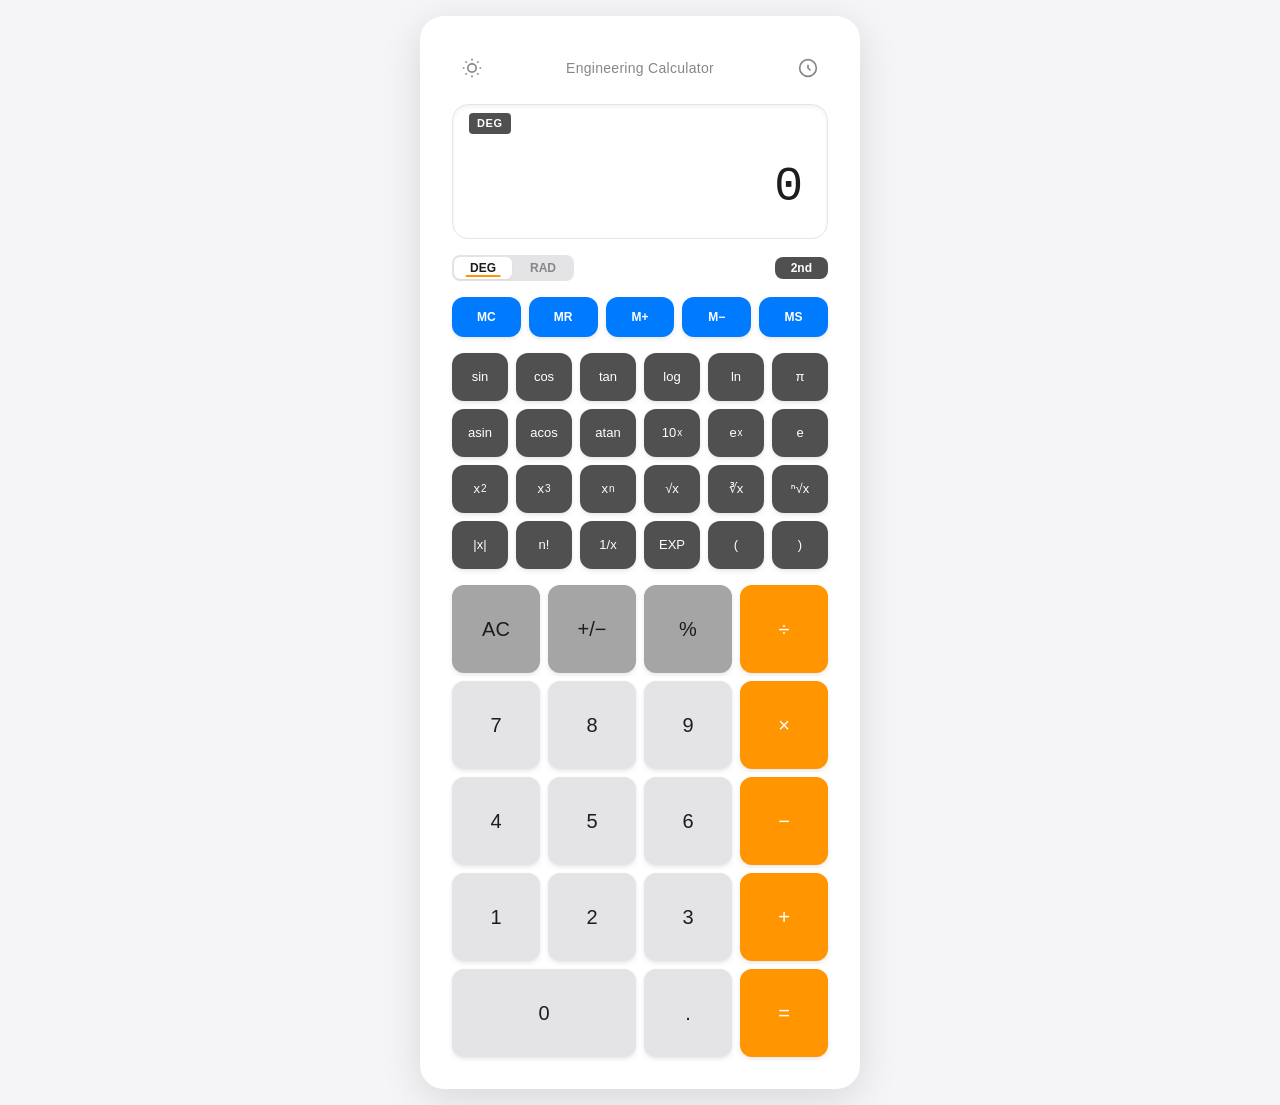
<file: prototype/index.html>
<!DOCTYPE html>
<html lang="ru">
<head>
    <meta charset="UTF-8">
    <meta name="viewport" content="width=device-width, initial-scale=1.0">
    <meta name="description" content="Инженерный калькулятор с научными функциями">
    <meta name="theme-color" content="#FF9500">
    <title>Инженерный калькулятор</title>
    <link rel="stylesheet" href="styles.css">
</head>
<body>
    <main class="calculator" id="calculator" role="application" aria-label="Инженерный калькулятор">
        <!-- Header -->
        <header class="calculator__header">
            <button 
                class="calculator__theme-toggle" 
                id="themeToggle" 
                type="button"
                aria-label="Переключить тему"
                aria-pressed="false"
            >
                <svg class="icon icon--sun" width="20" height="20" viewBox="0 0 24 24" fill="none" stroke="currentColor" stroke-width="2" aria-hidden="true">
                    <circle cx="12" cy="12" r="5"/>
                    <path d="M12 1v2M12 21v2M4.22 4.22l1.42 1.42M18.36 18.36l1.42 1.42M1 12h2M21 12h2M4.22 19.78l1.42-1.42M18.36 5.64l1.42-1.42"/>
                </svg>
                <svg class="icon icon--moon" width="20" height="20" viewBox="0 0 24 24" fill="none" stroke="currentColor" stroke-width="2" aria-hidden="true">
                    <path d="M21 12.79A9 9 0 1 1 11.21 3 7 7 0 0 0 21 12.79z"/>
                </svg>
            </button>
            
            <h1 class="calculator__title">Engineering Calculator</h1>
            
            <button 
                class="calculator__history-toggle" 
                id="historyToggle" 
                type="button"
                aria-label="Открыть историю вычислений"
                aria-expanded="false"
                aria-controls="historyPanel"
            >
                <svg class="icon" width="20" height="20" viewBox="0 0 24 24" fill="none" stroke="currentColor" stroke-width="2" aria-hidden="true">
                    <path d="M12 8v4l3 3"/>
                    <circle cx="12" cy="12" r="10"/>
                </svg>
            </button>
        </header>

        <!-- Display Section -->
        <section class="display" aria-label="Экран калькулятора" aria-live="polite">
            <output class="display__expression" id="expression" aria-label="Текущее выражение">0</output>
            <output class="display__result" id="result" aria-label="Результат">0</output>
            <div class="display__indicators" aria-label="Индикаторы состояния">
                <span class="indicator indicator--memory" id="memoryIndicator" aria-label="Память активна" role="status">M</span>
                <span class="indicator indicator--mode" id="modeIndicator" aria-label="Режим угловых единиц" role="status">DEG</span>
            </div>
        </section>

        <!-- Unit Mode Selector -->
        <fieldset class="mode-selector" aria-label="Переключатель единиц измерения">
            <legend class="visually-hidden">Режим угловых единиц</legend>
            <div class="mode-selector__toggle" role="radiogroup" aria-label="Выбор единиц">
                <button 
                    class="mode-selector__btn mode-selector__btn--active" 
                    type="button"
                    role="radio"
                    aria-checked="true"
                    data-mode="deg"
                >DEG</button>
                <button 
                    class="mode-selector__btn" 
                    type="button"
                    role="radio"
                    aria-checked="false"
                    data-mode="rad"
                >RAD</button>
            </div>
            <button 
                class="mode-selector__second" 
                id="secondBtn" 
                type="button"
                aria-pressed="false"
                aria-label="Включить альтернативные функции"
            >2nd</button>
        </fieldset>

        <!-- Memory Keys -->
        <section class="keypad keypad--memory" aria-label="Клавиши памяти">
            <button class="key key--memory" type="button" data-action="mc" aria-label="Очистить память">MC</button>
            <button class="key key--memory" type="button" data-action="mr" aria-label="Вызвать из памяти">MR</button>
            <button class="key key--memory" type="button" data-action="m-plus" aria-label="Добавить к памяти">M+</button>
            <button class="key key--memory" type="button" data-action="m-minus" aria-label="Вычесть из памяти">M−</button>
            <button class="key key--memory" type="button" data-action="ms" aria-label="Сохранить в память">MS</button>
        </section>

        <!-- Scientific Functions Keys -->
        <section class="keypad keypad--scientific" aria-label="Научные функции">
            <!-- Row 1: Trigonometry -->
            <button class="key key--scientific key--trig" type="button" data-action="sin" data-shortcut="s" aria-label="Синус" title="sin (градусы)">sin</button>
            <button class="key key--scientific key--trig" type="button" data-action="cos" data-shortcut="c" aria-label="Косинус" title="cos (градусы)">cos</button>
            <button class="key key--scientific key--trig" type="button" data-action="tan" data-shortcut="t" aria-label="Тангенс" title="tan (градусы)">tan</button>
            <button class="key key--scientific" type="button" data-action="log" data-shortcut="l" aria-label="Десятичный логарифм" title="log₁₀">log</button>
            <button class="key key--scientific" type="button" data-action="ln" data-shortcut="n" aria-label="Натуральный логарифм" title="ln (logₑ)">ln</button>
            <button class="key key--scientific" type="button" data-action="pi" data-shortcut="p" aria-label="Число пи" title="π = 3.14159...">π</button>

            <!-- Row 2: Inverse Trigonometry -->
            <button class="key key--scientific key--trig" type="button" data-action="asin" aria-label="Арксинус" title="asin (результат в градусах)">asin</button>
            <button class="key key--scientific key--trig" type="button" data-action="acos" aria-label="Арккосинус" title="acos (результат в градусах)">acos</button>
            <button class="key key--scientific key--trig" type="button" data-action="atan" aria-label="Арктангенс" title="atan (результат в градусах)">atan</button>
            <button class="key key--scientific" type="button" data-action="10x" aria-label="10 в степени x" title="10 в степени x">10<sup>x</sup></button>
            <button class="key key--scientific" type="button" data-action="ex" aria-label="e в степени x" title="e в степени x">e<sup>x</sup></button>
            <button class="key key--scientific" type="button" data-action="e" data-shortcut="e" aria-label="Число e" title="e = 2.71828...">e</button>

            <!-- Row 3: Powers & Roots -->
            <button class="key key--scientific" type="button" data-action="x2" aria-label="Квадрат" title="x²">x<sup>2</sup></button>
            <button class="key key--scientific" type="button" data-action="x3" aria-label="Куб" title="x³">x<sup>3</sup></button>
            <button class="key key--scientific" type="button" data-action="xn" data-shortcut="^" aria-label="Степень n" title="xⁿ">x<sup>n</sup></button>
            <button class="key key--scientific" type="button" data-action="sqrt" data-shortcut="r" aria-label="Квадратный корень" title="√x">√x</button>
            <button class="key key--scientific" type="button" data-action="cbrt" aria-label="Кубический корень" title="∛x">∛x</button>
            <button class="key key--scientific" type="button" data-action="nroot" aria-label="Корень степени n" title="ⁿ√x">ⁿ√x</button>

            <!-- Row 4: Special Functions -->
            <button class="key key--scientific" type="button" data-action="abs" aria-label="Модуль числа" title="|x|">|x|</button>
            <button class="key key--scientific" type="button" data-action="factorial" data-shortcut="!" aria-label="Факториал" title="n!">n!</button>
            <button class="key key--scientific" type="button" data-action="inverse" aria-label="Обратное число" title="1/x">1/x</button>
            <button class="key key--scientific" type="button" data-action="exp" aria-label="Экспоненциальная запись" title="Научная нотация">EXP</button>
            <button class="key key--scientific" type="button" data-action="lparen" data-shortcut="(" aria-label="Открывающая скобка">(</button>
            <button class="key key--scientific" type="button" data-action="rparen" data-shortcut=")" aria-label="Закрывающая скобка">)</button>
        </section>

        <!-- Basic Keypad -->
        <section class="keypad keypad--basic" aria-label="Основная клавиатура">
            <!-- Row 1: Functions -->
            <button class="key key--function" type="button" data-action="clear" aria-label="Очистить всё">AC</button>
            <button class="key key--function" type="button" data-action="negate" aria-label="Сменить знак">+/−</button>
            <button class="key key--function" type="button" data-action="percent" aria-label="Процент">%</button>
            <button class="key key--operator" type="button" data-action="divide" aria-label="Разделить">÷</button>

            <!-- Row 2: 7-8-9 -->
            <button class="key key--digit" type="button" data-digit="7">7</button>
            <button class="key key--digit" type="button" data-digit="8">8</button>
            <button class="key key--digit" type="button" data-digit="9">9</button>
            <button class="key key--operator" type="button" data-action="multiply" aria-label="Умножить">×</button>

            <!-- Row 3: 4-5-6 -->
            <button class="key key--digit" type="button" data-digit="4">4</button>
            <button class="key key--digit" type="button" data-digit="5">5</button>
            <button class="key key--digit" type="button" data-digit="6">6</button>
            <button class="key key--operator" type="button" data-action="subtract" aria-label="Вычесть">−</button>

            <!-- Row 4: 1-2-3 -->
            <button class="key key--digit" type="button" data-digit="1">1</button>
            <button class="key key--digit" type="button" data-digit="2">2</button>
            <button class="key key--digit" type="button" data-digit="3">3</button>
            <button class="key key--operator" type="button" data-action="add" aria-label="Сложить">+</button>

            <!-- Row 5: 0 and equals -->
            <button class="key key--digit key--wide" type="button" data-digit="0">0</button>
            <button class="key key--digit" type="button" data-action="decimal" aria-label="Десятичная точка">.</button>
            <button class="key key--equals" type="button" data-action="equals" aria-label="Равно">=</button>
        </section>

        <!-- History Panel -->
        <aside 
            class="history-panel" 
            id="historyPanel" 
            aria-label="Панель истории вычислений"
            aria-hidden="true"
        >
            <header class="history-panel__header">
                <h2 class="history-panel__title">История</h2>
                <button 
                    class="history-panel__clear" 
                    id="historyClear" 
                    type="button"
                    aria-label="Очистить историю"
                >Очистить</button>
            </header>
            <ul class="history-panel__list" id="historyList" role="list">
                <li class="history-panel__empty">История пуста</li>
            </ul>
        </aside>
    </main>

    <!-- Screen reader announcer -->
    <div id="sr-announcer" role="status" aria-live="polite" aria-atomic="true" class="visually-hidden"></div>
    
    <!-- Load modular scripts or fallback to legacy -->
    <script type="module" src="js/Calculator.js"></script>
    <script nomodule src="script.js"></script>
</body>
</html>
</file>
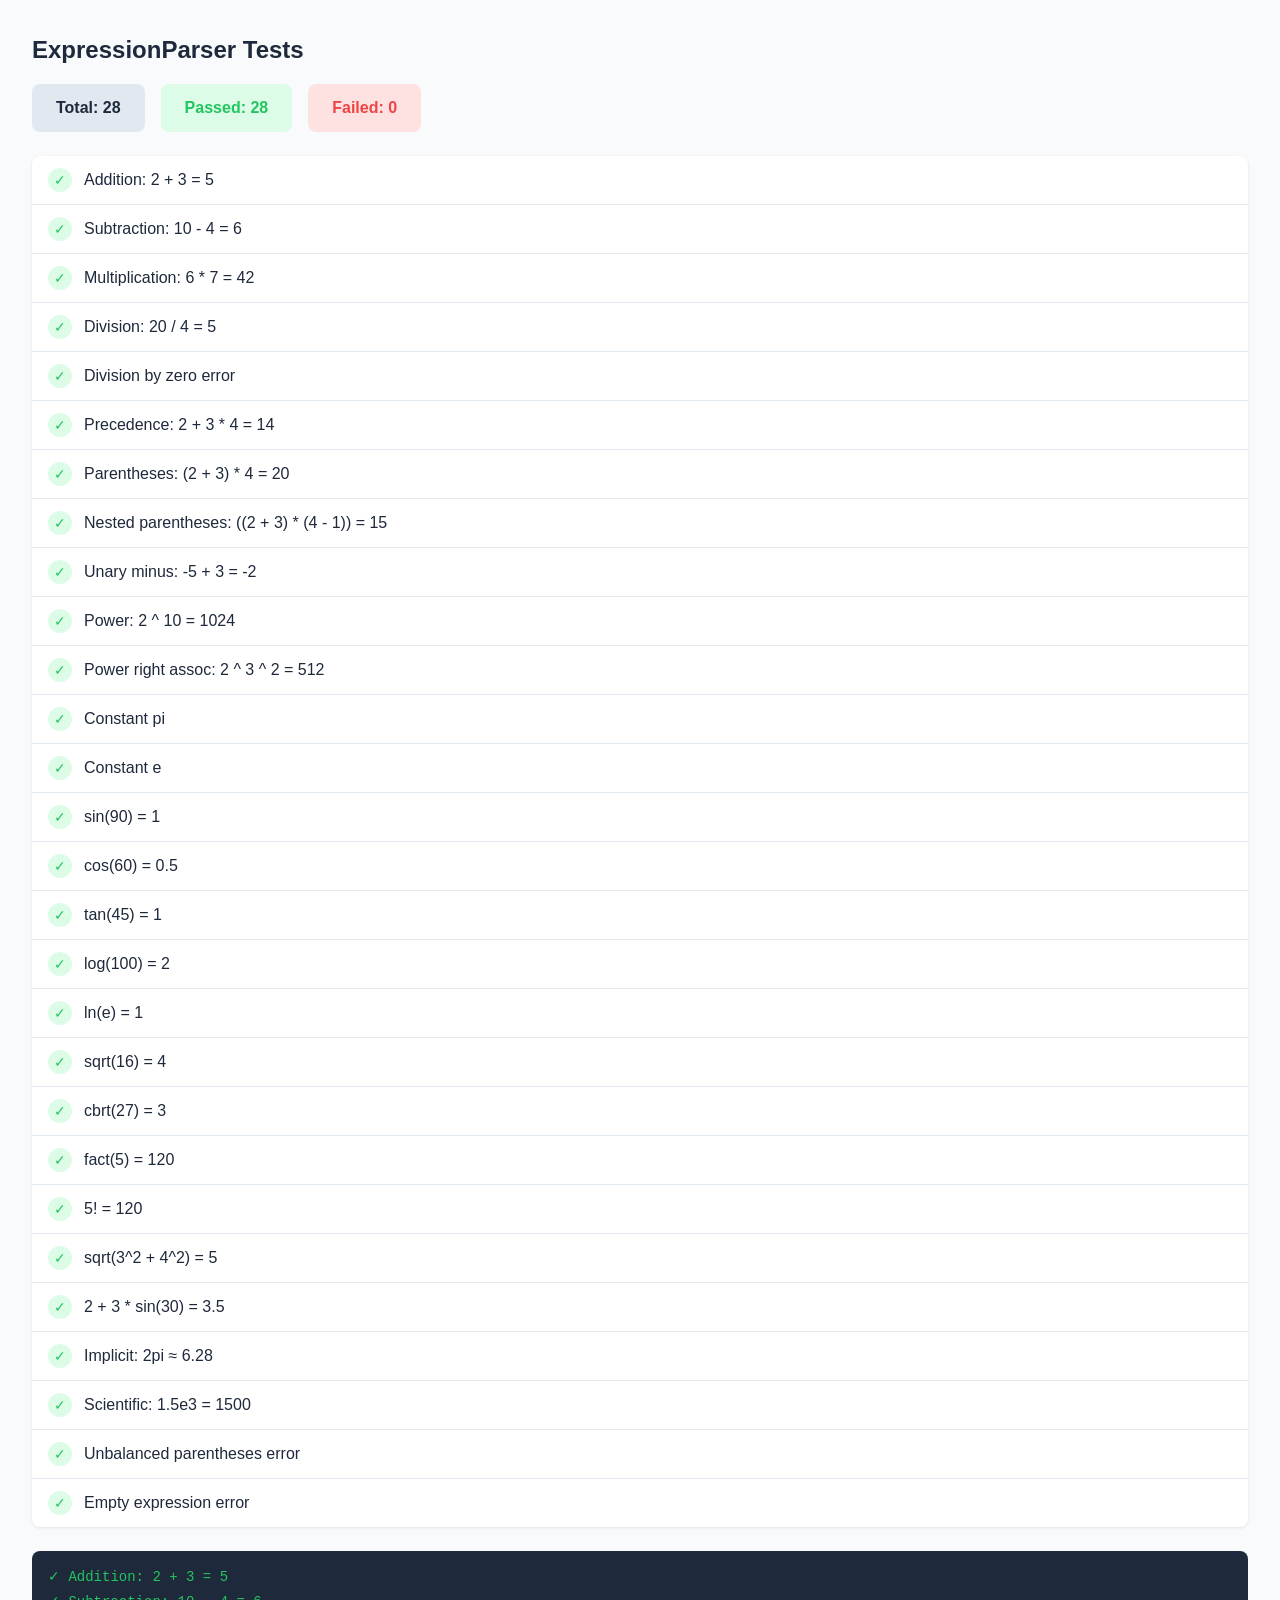
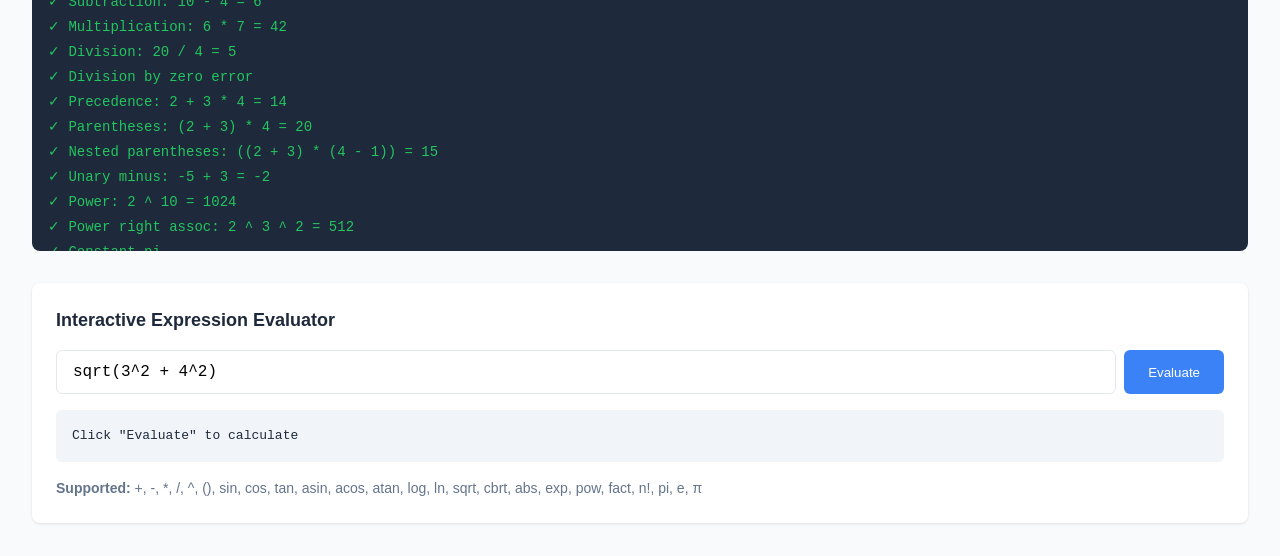
<file: prototype/test.html>
<!DOCTYPE html>
<html lang="ru">
<head>
    <meta charset="UTF-8">
    <meta name="viewport" content="width=device-width, initial-scale=1.0">
    <title>ExpressionParser Tests</title>
    <style>
        :root {
            --color-pass: #22c55e;
            --color-fail: #ef4444;
            --color-bg: #f8fafc;
            --color-surface: #ffffff;
            --color-text: #1e293b;
        }
        
        * { box-sizing: border-box; margin: 0; padding: 0; }
        
        body {
            font-family: -apple-system, BlinkMacSystemFont, 'Segoe UI', Roboto, sans-serif;
            background: var(--color-bg);
            color: var(--color-text);
            padding: 2rem;
            line-height: 1.5;
        }
        
        h1 {
            font-size: 1.5rem;
            margin-bottom: 1rem;
        }
        
        .summary {
            display: flex;
            gap: 1rem;
            margin-bottom: 1.5rem;
            flex-wrap: wrap;
        }
        
        .stat {
            padding: 0.75rem 1.5rem;
            border-radius: 0.5rem;
            font-weight: 600;
        }
        
        .stat--total { background: #e2e8f0; }
        .stat--pass { background: #dcfce7; color: var(--color-pass); }
        .stat--fail { background: #fee2e2; color: var(--color-fail); }
        
        .tests {
            background: var(--color-surface);
            border-radius: 0.5rem;
            box-shadow: 0 1px 3px rgba(0,0,0,0.1);
            overflow: hidden;
        }
        
        .test {
            display: flex;
            align-items: center;
            padding: 0.75rem 1rem;
            border-bottom: 1px solid #e2e8f0;
            gap: 0.75rem;
        }
        
        .test:last-child { border-bottom: none; }
        
        .test__status {
            width: 1.5rem;
            height: 1.5rem;
            border-radius: 50%;
            display: flex;
            align-items: center;
            justify-content: center;
            flex-shrink: 0;
            font-size: 0.875rem;
        }
        
        .test__status--pass {
            background: #dcfce7;
            color: var(--color-pass);
        }
        
        .test__status--fail {
            background: #fee2e2;
            color: var(--color-fail);
        }
        
        .test__name {
            flex: 1;
        }
        
        .test__error {
            font-size: 0.875rem;
            color: var(--color-fail);
            margin-left: auto;
            max-width: 40%;
            text-align: right;
        }
        
        .console {
            margin-top: 1.5rem;
            padding: 1rem;
            background: #1e293b;
            color: #94a3b8;
            border-radius: 0.5rem;
            font-family: monospace;
            font-size: 0.875rem;
            max-height: 300px;
            overflow-y: auto;
        }
        
        .console__line { margin-bottom: 0.25rem; }
        .console__line--pass { color: var(--color-pass); }
        .console__line--fail { color: var(--color-fail); }
        
        .interactive {
            margin-top: 2rem;
            background: var(--color-surface);
            border-radius: 0.5rem;
            padding: 1.5rem;
            box-shadow: 0 1px 3px rgba(0,0,0,0.1);
        }
        
        .interactive h2 {
            font-size: 1.125rem;
            margin-bottom: 1rem;
        }
        
        .input-group {
            display: flex;
            gap: 0.5rem;
            margin-bottom: 1rem;
        }
        
        .input-group input {
            flex: 1;
            padding: 0.75rem 1rem;
            border: 1px solid #e2e8f0;
            border-radius: 0.375rem;
            font-size: 1rem;
            font-family: monospace;
        }
        
        .input-group button {
            padding: 0.75rem 1.5rem;
            background: #3b82f6;
            color: white;
            border: none;
            border-radius: 0.375rem;
            font-weight: 500;
            cursor: pointer;
        }
        
        .input-group button:hover {
            background: #2563eb;
        }
        
        .result {
            padding: 1rem;
            background: #f1f5f9;
            border-radius: 0.375rem;
            font-family: monospace;
        }
        
        .result--error {
            background: #fee2e2;
            color: var(--color-fail);
        }
    </style>
</head>
<body>
    <h1>ExpressionParser Tests</h1>
    
    <div class="summary" id="summary">
        <div class="stat stat--total" id="totalStat">Running...</div>
    </div>
    
    <div class="tests" id="tests"></div>
    
    <div class="console" id="console"></div>
    
    <div class="interactive">
        <h2>Interactive Expression Evaluator</h2>
        <div class="input-group">
            <input type="text" id="exprInput" placeholder="Enter expression (e.g., 2 + 3 * sin(30))" value="sqrt(3^2 + 4^2)">
            <button id="evalBtn">Evaluate</button>
        </div>
        <div class="result" id="result">Click "Evaluate" to calculate</div>
        <div style="margin-top: 1rem; font-size: 0.875rem; color: #64748b;">
            <strong>Supported:</strong> +, -, *, /, ^, (), sin, cos, tan, asin, acos, atan, log, ln, sqrt, cbrt, abs, exp, pow, fact, n!, pi, e, π
        </div>
    </div>

    <script type="module">
        import { ExpressionParser } from './js/ExpressionParser.js';
        
        const parser = new ExpressionParser({ isDegreeMode: true });
        
        class TestRunner {
            constructor() {
                this.passed = 0;
                this.failed = 0;
                this.results = [];
            }
            
            test(name, fn) {
                try {
                    fn();
                    this.passed++;
                    this.results.push({ name, status: 'pass' });
                    this.log(`✓ ${name}`, 'pass');
                } catch (e) {
                    this.failed++;
                    this.results.push({ name, status: 'fail', error: e.message });
                    this.log(`✗ ${name}: ${e.message}`, 'fail');
                }
            }
            
            log(message, type = '') {
                const console = document.getElementById('console');
                const line = document.createElement('div');
                line.className = `console__line${type ? ` console__line--${type}` : ''}`;
                line.textContent = message;
                console.appendChild(line);
            }
            
            assertEqual(actual, expected, message = '') {
                if (actual !== expected) {
                    throw new Error(`${message} Expected ${expected}, got ${actual}`);
                }
            }
            
            assertAlmostEqual(actual, expected, tolerance = 1e-10, message = '') {
                if (Math.abs(actual - expected) > tolerance) {
                    throw new Error(`${message} Expected ~${expected}, got ${actual}`);
                }
            }
            
            assertTrue(condition, message = '') {
                if (!condition) {
                    throw new Error(message || 'Expected true');
                }
            }
            
            render() {
                const summary = document.getElementById('summary');
                const tests = document.getElementById('tests');
                
                summary.innerHTML = `
                    <div class="stat stat--total">Total: ${this.passed + this.failed}</div>
                    <div class="stat stat--pass">Passed: ${this.passed}</div>
                    <div class="stat stat--fail">Failed: ${this.failed}</div>
                `;
                
                tests.innerHTML = this.results.map(r => `
                    <div class="test">
                        <div class="test__status test__status--${r.status}">${r.status === 'pass' ? '✓' : '✗'}</div>
                        <div class="test__name">${r.name}</div>
                        ${r.error ? `<div class="test__error">${r.error}</div>` : ''}
                    </div>
                `).join('');
            }
        }
        
        const runner = new TestRunner();
        
        // Basic operations
        runner.test('Addition: 2 + 3 = 5', () => {
            const result = parser.evaluate('2 + 3');
            runner.assertTrue(result.success);
            runner.assertEqual(result.value, 5);
        });
        
        runner.test('Subtraction: 10 - 4 = 6', () => {
            const result = parser.evaluate('10 - 4');
            runner.assertTrue(result.success);
            runner.assertEqual(result.value, 6);
        });
        
        runner.test('Multiplication: 6 * 7 = 42', () => {
            const result = parser.evaluate('6 * 7');
            runner.assertTrue(result.success);
            runner.assertEqual(result.value, 42);
        });
        
        runner.test('Division: 20 / 4 = 5', () => {
            const result = parser.evaluate('20 / 4');
            runner.assertTrue(result.success);
            runner.assertEqual(result.value, 5);
        });
        
        runner.test('Division by zero error', () => {
            const result = parser.evaluate('5 / 0');
            runner.assertTrue(!result.success);
        });
        
        // Precedence
        runner.test('Precedence: 2 + 3 * 4 = 14', () => {
            const result = parser.evaluate('2 + 3 * 4');
            runner.assertTrue(result.success);
            runner.assertEqual(result.value, 14);
        });
        
        runner.test('Parentheses: (2 + 3) * 4 = 20', () => {
            const result = parser.evaluate('(2 + 3) * 4');
            runner.assertTrue(result.success);
            runner.assertEqual(result.value, 20);
        });
        
        runner.test('Nested parentheses: ((2 + 3) * (4 - 1)) = 15', () => {
            const result = parser.evaluate('((2 + 3) * (4 - 1))');
            runner.assertTrue(result.success);
            runner.assertEqual(result.value, 15);
        });
        
        // Unary
        runner.test('Unary minus: -5 + 3 = -2', () => {
            const result = parser.evaluate('-5 + 3');
            runner.assertTrue(result.success);
            runner.assertEqual(result.value, -2);
        });
        
        // Power
        runner.test('Power: 2 ^ 10 = 1024', () => {
            const result = parser.evaluate('2 ^ 10');
            runner.assertTrue(result.success);
            runner.assertEqual(result.value, 1024);
        });
        
        runner.test('Power right assoc: 2 ^ 3 ^ 2 = 512', () => {
            const result = parser.evaluate('2 ^ 3 ^ 2');
            runner.assertTrue(result.success);
            runner.assertEqual(result.value, 512);
        });
        
        // Constants
        runner.test('Constant pi', () => {
            const result = parser.evaluate('pi');
            runner.assertTrue(result.success);
            runner.assertAlmostEqual(result.value, Math.PI);
        });
        
        runner.test('Constant e', () => {
            const result = parser.evaluate('e');
            runner.assertTrue(result.success);
            runner.assertAlmostEqual(result.value, Math.E);
        });
        
        // Trig functions
        runner.test('sin(90) = 1', () => {
            const result = parser.evaluate('sin(90)');
            runner.assertTrue(result.success);
            runner.assertAlmostEqual(result.value, 1);
        });
        
        runner.test('cos(60) = 0.5', () => {
            const result = parser.evaluate('cos(60)');
            runner.assertTrue(result.success);
            runner.assertAlmostEqual(result.value, 0.5);
        });
        
        runner.test('tan(45) = 1', () => {
            const result = parser.evaluate('tan(45)');
            runner.assertTrue(result.success);
            runner.assertAlmostEqual(result.value, 1);
        });
        
        // Logarithms
        runner.test('log(100) = 2', () => {
            const result = parser.evaluate('log(100)');
            runner.assertTrue(result.success);
            runner.assertEqual(result.value, 2);
        });
        
        runner.test('ln(e) = 1', () => {
            const result = parser.evaluate('ln(e)');
            runner.assertTrue(result.success);
            runner.assertAlmostEqual(result.value, 1);
        });
        
        // Roots
        runner.test('sqrt(16) = 4', () => {
            const result = parser.evaluate('sqrt(16)');
            runner.assertTrue(result.success);
            runner.assertEqual(result.value, 4);
        });
        
        runner.test('cbrt(27) = 3', () => {
            const result = parser.evaluate('cbrt(27)');
            runner.assertTrue(result.success);
            runner.assertEqual(result.value, 3);
        });
        
        // Factorial
        runner.test('fact(5) = 120', () => {
            const result = parser.evaluate('fact(5)');
            runner.assertTrue(result.success);
            runner.assertEqual(result.value, 120);
        });
        
        runner.test('5! = 120', () => {
            const result = parser.evaluate('5!');
            runner.assertTrue(result.success);
            runner.assertEqual(result.value, 120);
        });
        
        // Complex
        runner.test('sqrt(3^2 + 4^2) = 5', () => {
            const result = parser.evaluate('sqrt(3^2 + 4^2)');
            runner.assertTrue(result.success);
            runner.assertEqual(result.value, 5);
        });
        
        runner.test('2 + 3 * sin(30) = 3.5', () => {
            const result = parser.evaluate('2 + 3 * sin(30)');
            runner.assertTrue(result.success);
            runner.assertAlmostEqual(result.value, 3.5);
        });
        
        runner.test('Implicit: 2pi ≈ 6.28', () => {
            const result = parser.evaluate('2pi');
            runner.assertTrue(result.success);
            runner.assertAlmostEqual(result.value, 2 * Math.PI);
        });
        
        runner.test('Scientific: 1.5e3 = 1500', () => {
            const result = parser.evaluate('1.5e3');
            runner.assertTrue(result.success);
            runner.assertEqual(result.value, 1500);
        });
        
        // Error cases
        runner.test('Unbalanced parentheses error', () => {
            const result = parser.evaluate('(2 + 3');
            runner.assertTrue(!result.success);
        });
        
        runner.test('Empty expression error', () => {
            const result = parser.evaluate('');
            runner.assertTrue(!result.success);
        });
        
        runner.render();
        
        // Interactive evaluator
        const exprInput = document.getElementById('exprInput');
        const evalBtn = document.getElementById('evalBtn');
        const resultDiv = document.getElementById('result');
        
        function evaluate() {
            const expr = exprInput.value;
            const result = parser.evaluate(expr);
            
            if (result.success) {
                resultDiv.className = 'result';
                resultDiv.textContent = `${expr} = ${result.value}`;
            } else {
                resultDiv.className = 'result result--error';
                resultDiv.textContent = `Error: ${result.error}`;
            }
        }
        
        evalBtn.addEventListener('click', evaluate);
        exprInput.addEventListener('keypress', (e) => {
            if (e.key === 'Enter') evaluate();
        });
    </script>
</body>
</html>
</file>
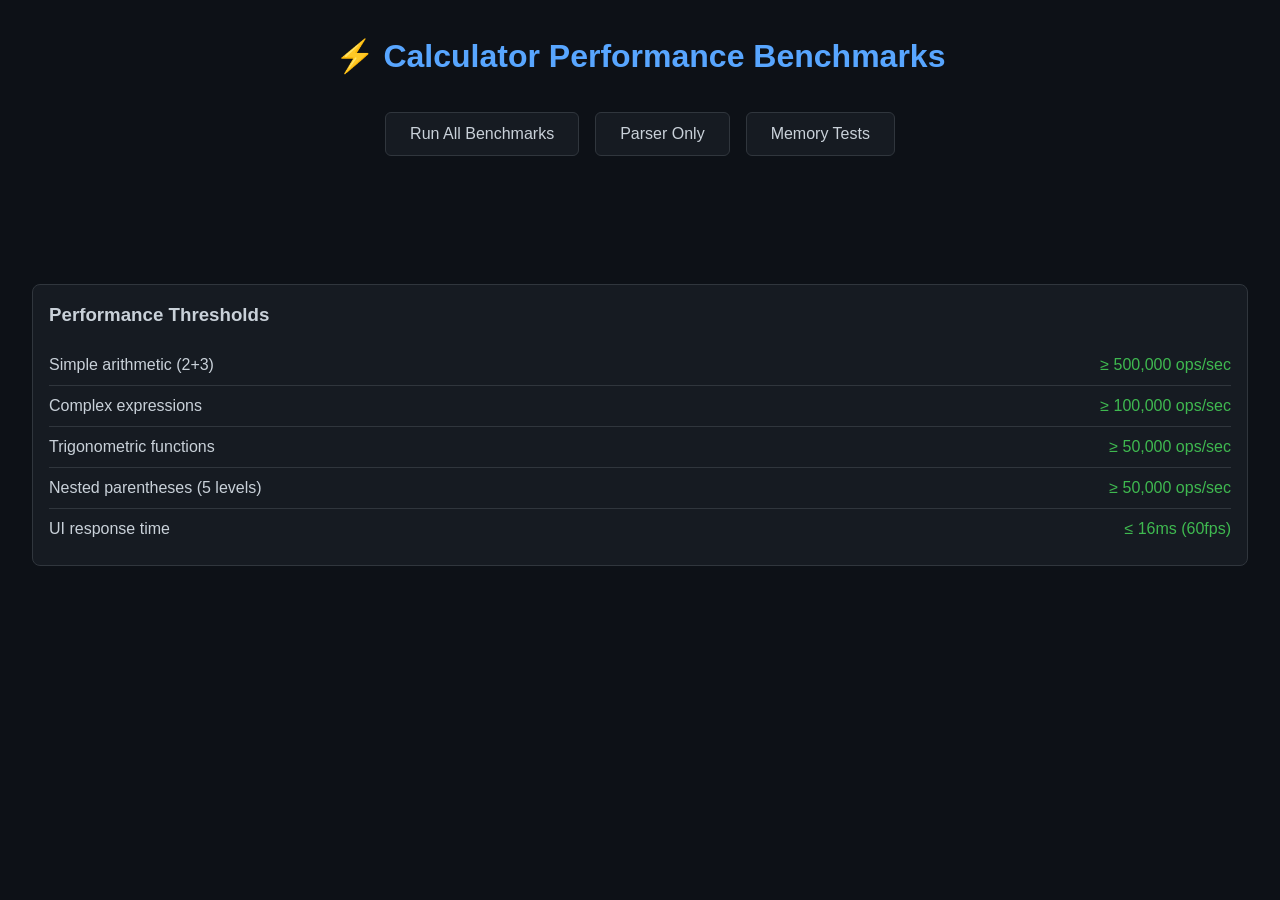
<file: prototype/tests/performance-benchmarks.html>
<!DOCTYPE html>
<html lang="en">
<head>
    <meta charset="UTF-8">
    <meta name="viewport" content="width=device-width, initial-scale=1.0">
    <title>Calculator - Performance Benchmarks</title>
    <style>
        :root {
            --bg: #0d1117;
            --surface: #161b22;
            --border: #30363d;
            --text: #c9d1d9;
            --accent: #58a6ff;
            --success: #3fb950;
            --warning: #d29922;
            --danger: #f85149;
        }
        
        * { box-sizing: border-box; margin: 0; padding: 0; }
        
        body {
            font-family: -apple-system, BlinkMacSystemFont, 'Segoe UI', Helvetica, Arial, sans-serif;
            background: var(--bg);
            color: var(--text);
            padding: 2rem;
            line-height: 1.5;
        }
        
        h1 {
            text-align: center;
            margin-bottom: 2rem;
            color: var(--accent);
        }
        
        .controls {
            display: flex;
            gap: 1rem;
            justify-content: center;
            margin-bottom: 2rem;
            flex-wrap: wrap;
        }
        
        button {
            background: var(--surface);
            color: var(--text);
            border: 1px solid var(--border);
            padding: 0.75rem 1.5rem;
            font-size: 1rem;
            cursor: pointer;
            border-radius: 6px;
            transition: all 0.2s;
        }
        
        button:hover {
            border-color: var(--accent);
            background: rgba(88, 166, 255, 0.1);
        }
        
        button:disabled {
            opacity: 0.5;
            cursor: not-allowed;
        }
        
        .benchmark-group {
            background: var(--surface);
            border: 1px solid var(--border);
            border-radius: 8px;
            margin-bottom: 1.5rem;
            overflow: hidden;
        }
        
        .group-header {
            background: rgba(88, 166, 255, 0.1);
            padding: 1rem;
            font-weight: 600;
            display: flex;
            justify-content: space-between;
            align-items: center;
        }
        
        .benchmark {
            padding: 0.75rem 1rem;
            border-top: 1px solid var(--border);
            display: grid;
            grid-template-columns: 1fr 100px 100px 120px;
            gap: 1rem;
            align-items: center;
        }
        
        .benchmark-name {
            font-size: 0.9rem;
        }
        
        .benchmark-ops {
            text-align: right;
            font-family: monospace;
        }
        
        .benchmark-time {
            text-align: right;
            font-family: monospace;
            color: var(--accent);
        }
        
        .benchmark-bar {
            height: 8px;
            background: var(--border);
            border-radius: 4px;
            overflow: hidden;
        }
        
        .benchmark-bar-fill {
            height: 100%;
            background: var(--success);
            transition: width 0.3s;
        }
        
        .benchmark-bar-fill.warn { background: var(--warning); }
        .benchmark-bar-fill.danger { background: var(--danger); }
        
        .summary {
            display: grid;
            grid-template-columns: repeat(auto-fit, minmax(200px, 1fr));
            gap: 1rem;
            margin-bottom: 2rem;
        }
        
        .summary-card {
            background: var(--surface);
            border: 1px solid var(--border);
            border-radius: 8px;
            padding: 1.5rem;
            text-align: center;
        }
        
        .summary-value {
            font-size: 2rem;
            font-weight: bold;
            color: var(--accent);
        }
        
        .summary-label {
            font-size: 0.85rem;
            opacity: 0.7;
            margin-top: 0.5rem;
        }
        
        .status {
            text-align: center;
            padding: 2rem;
            font-size: 1.2rem;
            color: var(--accent);
        }
        
        .spinner {
            display: inline-block;
            width: 20px;
            height: 20px;
            border: 2px solid var(--border);
            border-top-color: var(--accent);
            border-radius: 50%;
            animation: spin 1s linear infinite;
            margin-right: 0.5rem;
        }
        
        @keyframes spin {
            to { transform: rotate(360deg); }
        }
        
        .chart-container {
            background: var(--surface);
            border: 1px solid var(--border);
            border-radius: 8px;
            padding: 1.5rem;
            margin-top: 2rem;
        }
        
        .chart-title {
            font-weight: 600;
            margin-bottom: 1rem;
        }
        
        .chart {
            display: flex;
            align-items: flex-end;
            height: 200px;
            gap: 4px;
            padding: 1rem 0;
        }
        
        .chart-bar {
            flex: 1;
            background: var(--accent);
            min-width: 10px;
            max-width: 30px;
            border-radius: 2px 2px 0 0;
            position: relative;
        }
        
        .chart-bar:hover::after {
            content: attr(data-label);
            position: absolute;
            bottom: 100%;
            left: 50%;
            transform: translateX(-50%);
            background: var(--bg);
            padding: 4px 8px;
            border-radius: 4px;
            font-size: 0.75rem;
            white-space: nowrap;
        }
        
        .thresholds {
            background: var(--surface);
            border: 1px solid var(--border);
            border-radius: 8px;
            padding: 1rem;
            margin-top: 2rem;
        }
        
        .thresholds h3 {
            margin-bottom: 1rem;
        }
        
        .threshold-row {
            display: flex;
            justify-content: space-between;
            padding: 0.5rem 0;
            border-bottom: 1px solid var(--border);
        }
        
        .threshold-row:last-child {
            border-bottom: none;
        }
    </style>
</head>
<body>
    <h1>⚡ Calculator Performance Benchmarks</h1>
    
    <div class="controls">
        <button id="runAll">Run All Benchmarks</button>
        <button id="runParser">Parser Only</button>
        <button id="runMemory">Memory Tests</button>
    </div>
    
    <div class="summary" id="summary" style="display: none;">
        <div class="summary-card">
            <div class="summary-value" id="totalOps">-</div>
            <div class="summary-label">Total Operations/sec</div>
        </div>
        <div class="summary-card">
            <div class="summary-value" id="avgTime">-</div>
            <div class="summary-label">Avg Time per Op (ms)</div>
        </div>
        <div class="summary-card">
            <div class="summary-value" id="totalTime">-</div>
            <div class="summary-label">Total Benchmark Time</div>
        </div>
        <div class="summary-card">
            <div class="summary-value" id="memoryUsed">-</div>
            <div class="summary-label">Memory Used (MB)</div>
        </div>
    </div>
    
    <div id="status" class="status"></div>
    <div id="results"></div>
    
    <div class="chart-container" id="chartContainer" style="display: none;">
        <div class="chart-title">Operations per Second by Category</div>
        <div class="chart" id="chart"></div>
    </div>
    
    <div class="thresholds">
        <h3>Performance Thresholds</h3>
        <div class="threshold-row">
            <span>Simple arithmetic (2+3)</span>
            <span style="color: var(--success)">≥ 500,000 ops/sec</span>
        </div>
        <div class="threshold-row">
            <span>Complex expressions</span>
            <span style="color: var(--success)">≥ 100,000 ops/sec</span>
        </div>
        <div class="threshold-row">
            <span>Trigonometric functions</span>
            <span style="color: var(--success)">≥ 50,000 ops/sec</span>
        </div>
        <div class="threshold-row">
            <span>Nested parentheses (5 levels)</span>
            <span style="color: var(--success)">≥ 50,000 ops/sec</span>
        </div>
        <div class="threshold-row">
            <span>UI response time</span>
            <span style="color: var(--success)">≤ 16ms (60fps)</span>
        </div>
    </div>

    <script type="module">
        import { ExpressionParser } from '../js/ExpressionParser.js';
        import { ErrorHandler } from '../js/ErrorHandler.js';
        
        class Benchmark {
            constructor(name, fn, options = {}) {
                this.name = name;
                this.fn = fn;
                this.iterations = options.iterations || 10000;
                this.warmupIterations = options.warmup || 100;
            }
            
            async run() {
                // Warmup
                for (let i = 0; i < this.warmupIterations; i++) {
                    this.fn();
                }
                
                // Actual benchmark
                const times = [];
                const start = performance.now();
                
                for (let i = 0; i < this.iterations; i++) {
                    const iterStart = performance.now();
                    this.fn();
                    times.push(performance.now() - iterStart);
                }
                
                const totalTime = performance.now() - start;
                const avgTime = times.reduce((a, b) => a + b, 0) / times.length;
                const opsPerSec = Math.round(1000 / avgTime);
                
                return {
                    name: this.name,
                    iterations: this.iterations,
                    totalTime: totalTime.toFixed(2),
                    avgTime: avgTime.toFixed(4),
                    opsPerSec,
                    times
                };
            }
        }
        
        class BenchmarkSuite {
            constructor() {
                this.parser = new ExpressionParser({ isDegreeMode: true });
                this.errorHandler = new ErrorHandler();
                this.groups = [];
            }
            
            createGroup(name) {
                return { name, benchmarks: [], results: [] };
            }
            
            async runGroup(group, onProgress) {
                group.results = [];
                for (let i = 0; i < group.benchmarks.length; i++) {
                    const benchmark = group.benchmarks[i];
                    if (onProgress) {
                        onProgress(benchmark.name, i, group.benchmarks.length);
                    }
                    const result = await benchmark.run();
                    group.results.push(result);
                    // Small delay to prevent UI freeze
                    await new Promise(r => setTimeout(r, 10));
                }
                return group;
            }
            
            async runAll(onProgress) {
                const results = [];
                for (const group of this.groups) {
                    results.push(await this.runGroup(group, onProgress));
                }
                return results;
            }
            
            setupBenchmarks() {
                const p = this.parser;
                const eh = this.errorHandler;
                
                // Basic Arithmetic
                const arithmetic = this.createGroup('Basic Arithmetic');
                arithmetic.benchmarks.push(new Benchmark('Addition (2 + 3)', () => p.evaluate('2 + 3')));
                arithmetic.benchmarks.push(new Benchmark('Subtraction (100 - 37)', () => p.evaluate('100 - 37')));
                arithmetic.benchmarks.push(new Benchmark('Multiplication (12 * 34)', () => p.evaluate('12 * 34')));
                arithmetic.benchmarks.push(new Benchmark('Division (144 / 12)', () => p.evaluate('144 / 12')));
                arithmetic.benchmarks.push(new Benchmark('Power (2 ^ 10)', () => p.evaluate('2 ^ 10')));
                arithmetic.benchmarks.push(new Benchmark('Modulo (17 % 5)', () => p.evaluate('17 % 5')));
                this.groups.push(arithmetic);
                
                // Complex Expressions
                const complex = this.createGroup('Complex Expressions');
                complex.benchmarks.push(new Benchmark('Operator precedence (2 + 3 * 4 - 5)', () => p.evaluate('2 + 3 * 4 - 5')));
                complex.benchmarks.push(new Benchmark('Parentheses ((2 + 3) * (4 - 1))', () => p.evaluate('(2 + 3) * (4 - 1)')));
                complex.benchmarks.push(new Benchmark('Nested (((1+2)*3)+4)*5', () => p.evaluate('(((1+2)*3)+4)*5')));
                complex.benchmarks.push(new Benchmark('Deep nesting 5 levels', () => p.evaluate('((((1+2)+3)+4)+5)')));
                complex.benchmarks.push(new Benchmark('Unary operators (-5 + --3)', () => p.evaluate('-5 + --3')));
                complex.benchmarks.push(new Benchmark('Mixed (2^3 + 4*5 - 6/2)', () => p.evaluate('2^3 + 4*5 - 6/2')));
                this.groups.push(complex);
                
                // Trigonometric Functions
                const trig = this.createGroup('Trigonometric Functions');
                trig.benchmarks.push(new Benchmark('sin(45)', () => p.evaluate('sin(45)')));
                trig.benchmarks.push(new Benchmark('cos(60)', () => p.evaluate('cos(60)')));
                trig.benchmarks.push(new Benchmark('tan(30)', () => p.evaluate('tan(30)')));
                trig.benchmarks.push(new Benchmark('asin(0.5)', () => p.evaluate('asin(0.5)')));
                trig.benchmarks.push(new Benchmark('Pythagorean identity', () => p.evaluate('sin(30)^2 + cos(30)^2')));
                trig.benchmarks.push(new Benchmark('sinh(1)', () => p.evaluate('sinh(1)')));
                this.groups.push(trig);
                
                // Logarithms and Powers
                const logPow = this.createGroup('Logarithms & Powers');
                logPow.benchmarks.push(new Benchmark('log(100)', () => p.evaluate('log(100)')));
                logPow.benchmarks.push(new Benchmark('ln(e)', () => p.evaluate('ln(e)')));
                logPow.benchmarks.push(new Benchmark('log2(1024)', () => p.evaluate('log2(1024)')));
                logPow.benchmarks.push(new Benchmark('sqrt(144)', () => p.evaluate('sqrt(144)')));
                logPow.benchmarks.push(new Benchmark('cbrt(27)', () => p.evaluate('cbrt(27)')));
                logPow.benchmarks.push(new Benchmark('exp(2)', () => p.evaluate('exp(2)')));
                this.groups.push(logPow);
                
                // Special Functions
                const special = this.createGroup('Special Functions');
                special.benchmarks.push(new Benchmark('fact(10)', () => p.evaluate('fact(10)')));
                special.benchmarks.push(new Benchmark('5!', () => p.evaluate('5!')));
                special.benchmarks.push(new Benchmark('abs(-42)', () => p.evaluate('abs(-42)')));
                special.benchmarks.push(new Benchmark('floor(3.7)', () => p.evaluate('floor(3.7)')));
                special.benchmarks.push(new Benchmark('gcd(48, 18)', () => p.evaluate('gcd(48, 18)')));
                special.benchmarks.push(new Benchmark('max(3, 7)', () => p.evaluate('max(3, 7)')));
                this.groups.push(special);
                
                // Constants & Implicit Multiplication
                const constants = this.createGroup('Constants & Implicit Mult');
                constants.benchmarks.push(new Benchmark('pi', () => p.evaluate('pi')));
                constants.benchmarks.push(new Benchmark('e', () => p.evaluate('e')));
                constants.benchmarks.push(new Benchmark('2pi', () => p.evaluate('2pi')));
                constants.benchmarks.push(new Benchmark('2(3+4)', () => p.evaluate('2(3+4)')));
                constants.benchmarks.push(new Benchmark('(2)(3)(4)', () => p.evaluate('(2)(3)(4)')));
                this.groups.push(constants);
                
                // Scientific Notation
                const scientific = this.createGroup('Scientific Notation');
                scientific.benchmarks.push(new Benchmark('1.5e3', () => p.evaluate('1.5e3')));
                scientific.benchmarks.push(new Benchmark('2e-5', () => p.evaluate('2e-5')));
                scientific.benchmarks.push(new Benchmark('6.022e23 * 2', () => p.evaluate('6.022e23 * 2')));
                this.groups.push(scientific);
                
                // Error Handler Validation
                const validation = this.createGroup('Input Validation');
                validation.benchmarks.push(new Benchmark('Validate expression (balanced)', () => eh.validateExpression('(2 + 3) * 4')));
                validation.benchmarks.push(new Benchmark('Validate expression (complex)', () => eh.validateExpression('sin(30) + cos(45) * 2')));
                validation.benchmarks.push(new Benchmark('Validate result (number)', () => eh.validateResult(42.5)));
                validation.benchmarks.push(new Benchmark('Get error details', () => eh.getErrorDetails('DIVISION_BY_ZERO')));
                validation.benchmarks.push(new Benchmark('Format error', () => eh.formatError('SQRT_NEGATIVE')));
                this.groups.push(validation);
                
                // Tokenization
                const tokenization = this.createGroup('Tokenization');
                tokenization.benchmarks.push(new Benchmark('Tokenize simple (2+3)', () => p.tokenize('2+3')));
                tokenization.benchmarks.push(new Benchmark('Tokenize complex', () => p.tokenize('sin(30)+cos(45)*2^3')));
                tokenization.benchmarks.push(new Benchmark('Tokenize long expression', () => p.tokenize('1+2+3+4+5+6+7+8+9+10')));
                this.groups.push(tokenization);
                
                // Real-world Scenarios
                const realWorld = this.createGroup('Real-world Scenarios');
                realWorld.benchmarks.push(new Benchmark('Quadratic formula', () => p.evaluate('(-3 + sqrt(9 - 4*1*2))/(2*1)')));
                realWorld.benchmarks.push(new Benchmark('Distance formula', () => p.evaluate('sqrt((5-2)^2 + (7-3)^2)')));
                realWorld.benchmarks.push(new Benchmark('Compound interest', () => p.evaluate('1000 * (1 + 0.05)^10')));
                realWorld.benchmarks.push(new Benchmark('Circle area (pi*r^2)', () => p.evaluate('pi * 5^2')));
                realWorld.benchmarks.push(new Benchmark('Sphere volume', () => p.evaluate('(4/3) * pi * 3^3')));
                this.groups.push(realWorld);
            }
        }
        
        // UI Functions
        function updateStatus(message, showSpinner = false) {
            const statusEl = document.getElementById('status');
            statusEl.innerHTML = showSpinner 
                ? `<span class="spinner"></span>${message}`
                : message;
        }
        
        function renderResults(groups) {
            const container = document.getElementById('results');
            container.innerHTML = '';
            
            let maxOps = 0;
            for (const group of groups) {
                for (const result of group.results) {
                    maxOps = Math.max(maxOps, result.opsPerSec);
                }
            }
            
            for (const group of groups) {
                const groupEl = document.createElement('div');
                groupEl.className = 'benchmark-group';
                
                const avgOps = Math.round(
                    group.results.reduce((s, r) => s + r.opsPerSec, 0) / group.results.length
                );
                
                groupEl.innerHTML = `
                    <div class="group-header">
                        <span>${group.name}</span>
                        <span>${avgOps.toLocaleString()} avg ops/sec</span>
                    </div>
                `;
                
                for (const result of group.results) {
                    const percent = (result.opsPerSec / maxOps) * 100;
                    const barClass = percent > 70 ? '' : percent > 40 ? 'warn' : 'danger';
                    
                    const benchEl = document.createElement('div');
                    benchEl.className = 'benchmark';
                    benchEl.innerHTML = `
                        <span class="benchmark-name">${result.name}</span>
                        <span class="benchmark-ops">${result.opsPerSec.toLocaleString()}</span>
                        <span class="benchmark-time">${result.avgTime}ms</span>
                        <div class="benchmark-bar">
                            <div class="benchmark-bar-fill ${barClass}" style="width: ${percent}%"></div>
                        </div>
                    `;
                    groupEl.appendChild(benchEl);
                }
                
                container.appendChild(groupEl);
            }
        }
        
        function updateSummary(groups) {
            let totalOps = 0;
            let totalTime = 0;
            let count = 0;
            
            for (const group of groups) {
                for (const result of group.results) {
                    totalOps += result.opsPerSec;
                    totalTime += parseFloat(result.totalTime);
                    count++;
                }
            }
            
            document.getElementById('summary').style.display = 'grid';
            document.getElementById('totalOps').textContent = Math.round(totalOps / count).toLocaleString();
            document.getElementById('avgTime').textContent = (1000 / (totalOps / count)).toFixed(4);
            document.getElementById('totalTime').textContent = (totalTime / 1000).toFixed(2) + 's';
            
            // Memory usage
            if (performance.memory) {
                const usedMB = (performance.memory.usedJSHeapSize / 1024 / 1024).toFixed(1);
                document.getElementById('memoryUsed').textContent = usedMB;
            } else {
                document.getElementById('memoryUsed').textContent = 'N/A';
            }
        }
        
        function renderChart(groups) {
            const chart = document.getElementById('chart');
            const container = document.getElementById('chartContainer');
            container.style.display = 'block';
            chart.innerHTML = '';
            
            let maxOps = 0;
            for (const group of groups) {
                const avgOps = group.results.reduce((s, r) => s + r.opsPerSec, 0) / group.results.length;
                maxOps = Math.max(maxOps, avgOps);
            }
            
            for (const group of groups) {
                const avgOps = group.results.reduce((s, r) => s + r.opsPerSec, 0) / group.results.length;
                const height = (avgOps / maxOps) * 100;
                
                const bar = document.createElement('div');
                bar.className = 'chart-bar';
                bar.style.height = height + '%';
                bar.setAttribute('data-label', `${group.name}: ${Math.round(avgOps).toLocaleString()} ops/s`);
                chart.appendChild(bar);
            }
        }
        
        // Initialize
        const suite = new BenchmarkSuite();
        suite.setupBenchmarks();
        
        document.getElementById('runAll').onclick = async () => {
            document.getElementById('runAll').disabled = true;
            document.getElementById('results').innerHTML = '';
            
            updateStatus('Running benchmarks...', true);
            
            const results = await suite.runAll((name, i, total) => {
                updateStatus(`Running: ${name} (${i + 1}/${total})`, true);
            });
            
            updateStatus('');
            renderResults(results);
            updateSummary(results);
            renderChart(results);
            
            document.getElementById('runAll').disabled = false;
        };
        
        document.getElementById('runParser').onclick = async () => {
            document.getElementById('runParser').disabled = true;
            document.getElementById('results').innerHTML = '';
            
            const parserGroups = suite.groups.filter(g => 
                !g.name.includes('Validation')
            );
            
            updateStatus('Running parser benchmarks...', true);
            
            for (const group of parserGroups) {
                await suite.runGroup(group, (name) => {
                    updateStatus(`Running: ${name}`, true);
                });
            }
            
            updateStatus('');
            renderResults(parserGroups);
            updateSummary(parserGroups);
            renderChart(parserGroups);
            
            document.getElementById('runParser').disabled = false;
        };
        
        document.getElementById('runMemory').onclick = async () => {
            updateStatus('Running memory tests...', true);
            
            const parser = new ExpressionParser({ isDegreeMode: true });
            const iterations = 100000;
            
            const memBefore = performance.memory ? performance.memory.usedJSHeapSize : 0;
            const start = performance.now();
            
            for (let i = 0; i < iterations; i++) {
                parser.evaluate(`${i} + ${i * 2}`);
            }
            
            const elapsed = performance.now() - start;
            const memAfter = performance.memory ? performance.memory.usedJSHeapSize : 0;
            const memUsed = (memAfter - memBefore) / 1024 / 1024;
            
            updateStatus(`
                Memory Test Complete<br>
                Iterations: ${iterations.toLocaleString()}<br>
                Time: ${(elapsed / 1000).toFixed(2)}s<br>
                Ops/sec: ${Math.round(iterations / (elapsed / 1000)).toLocaleString()}<br>
                Memory delta: ${memUsed.toFixed(2)} MB
            `);
        };
    </script>
</body>
</html>
</file>
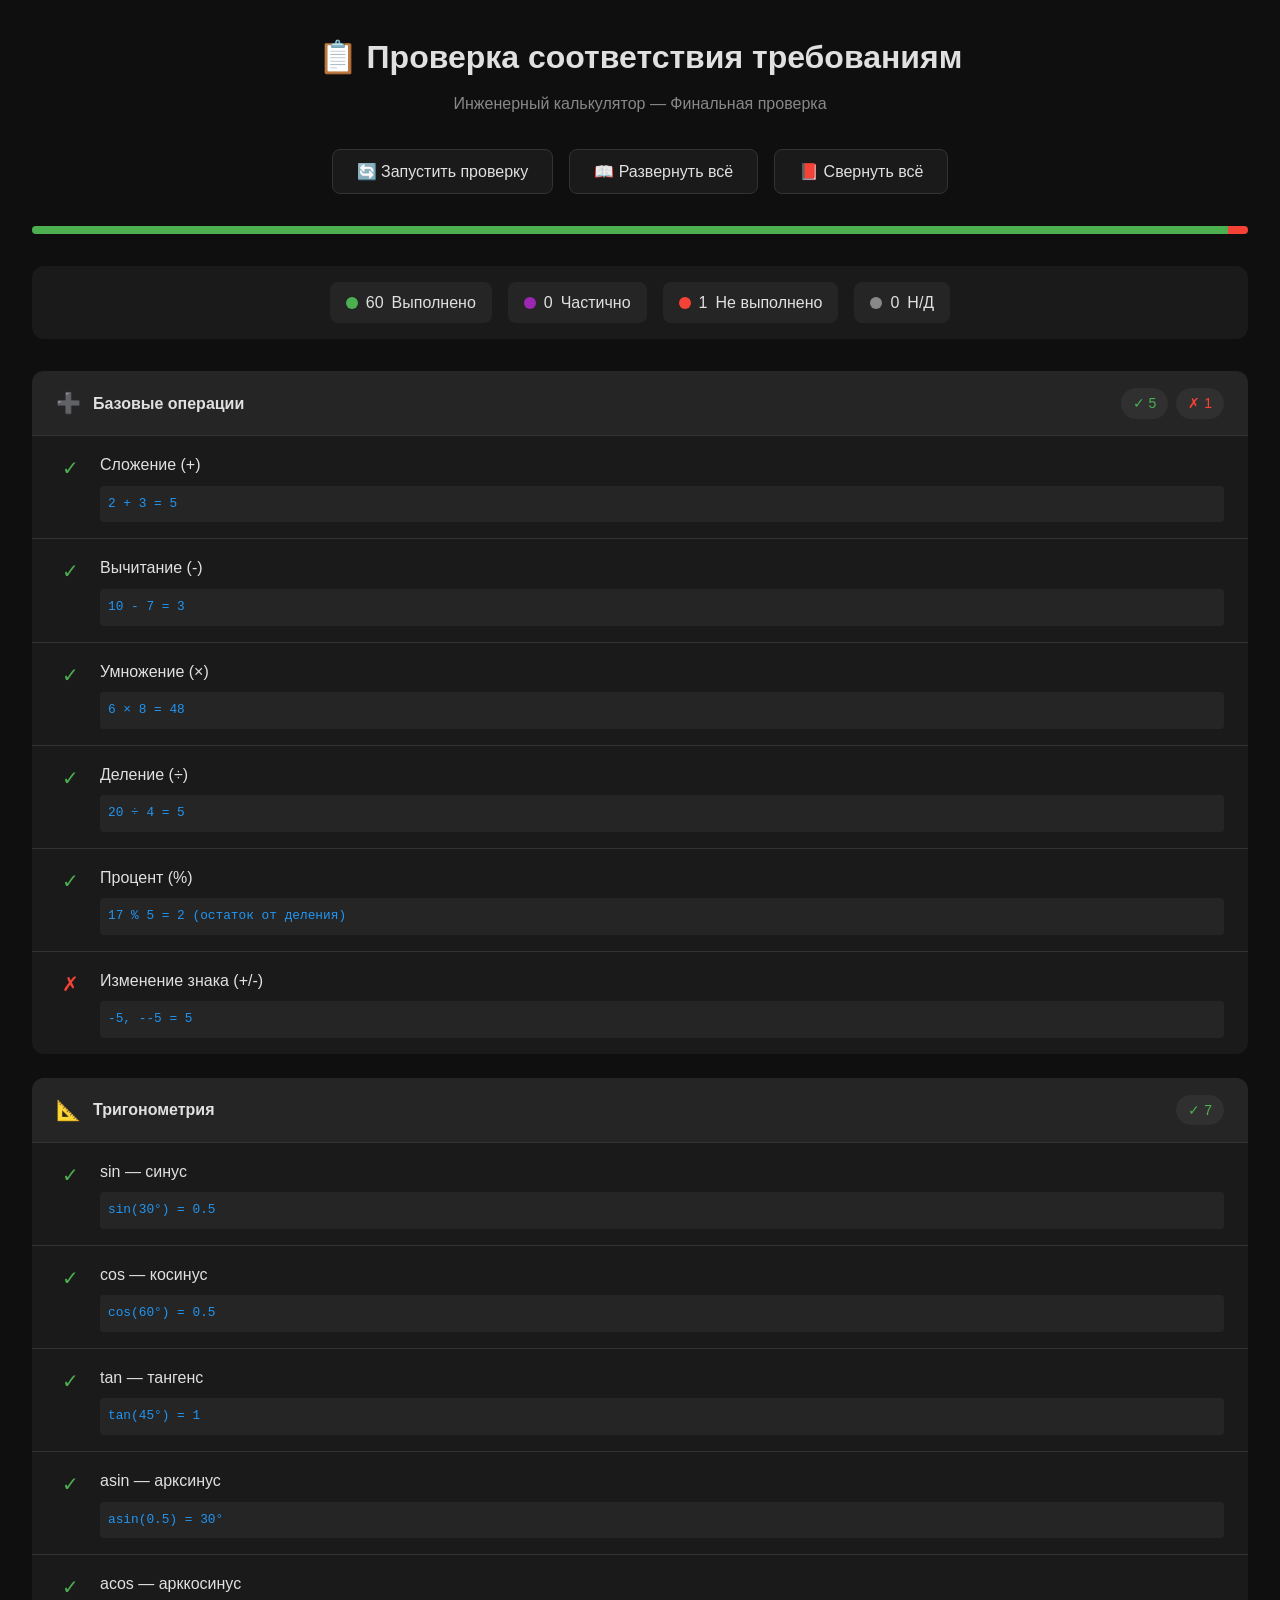
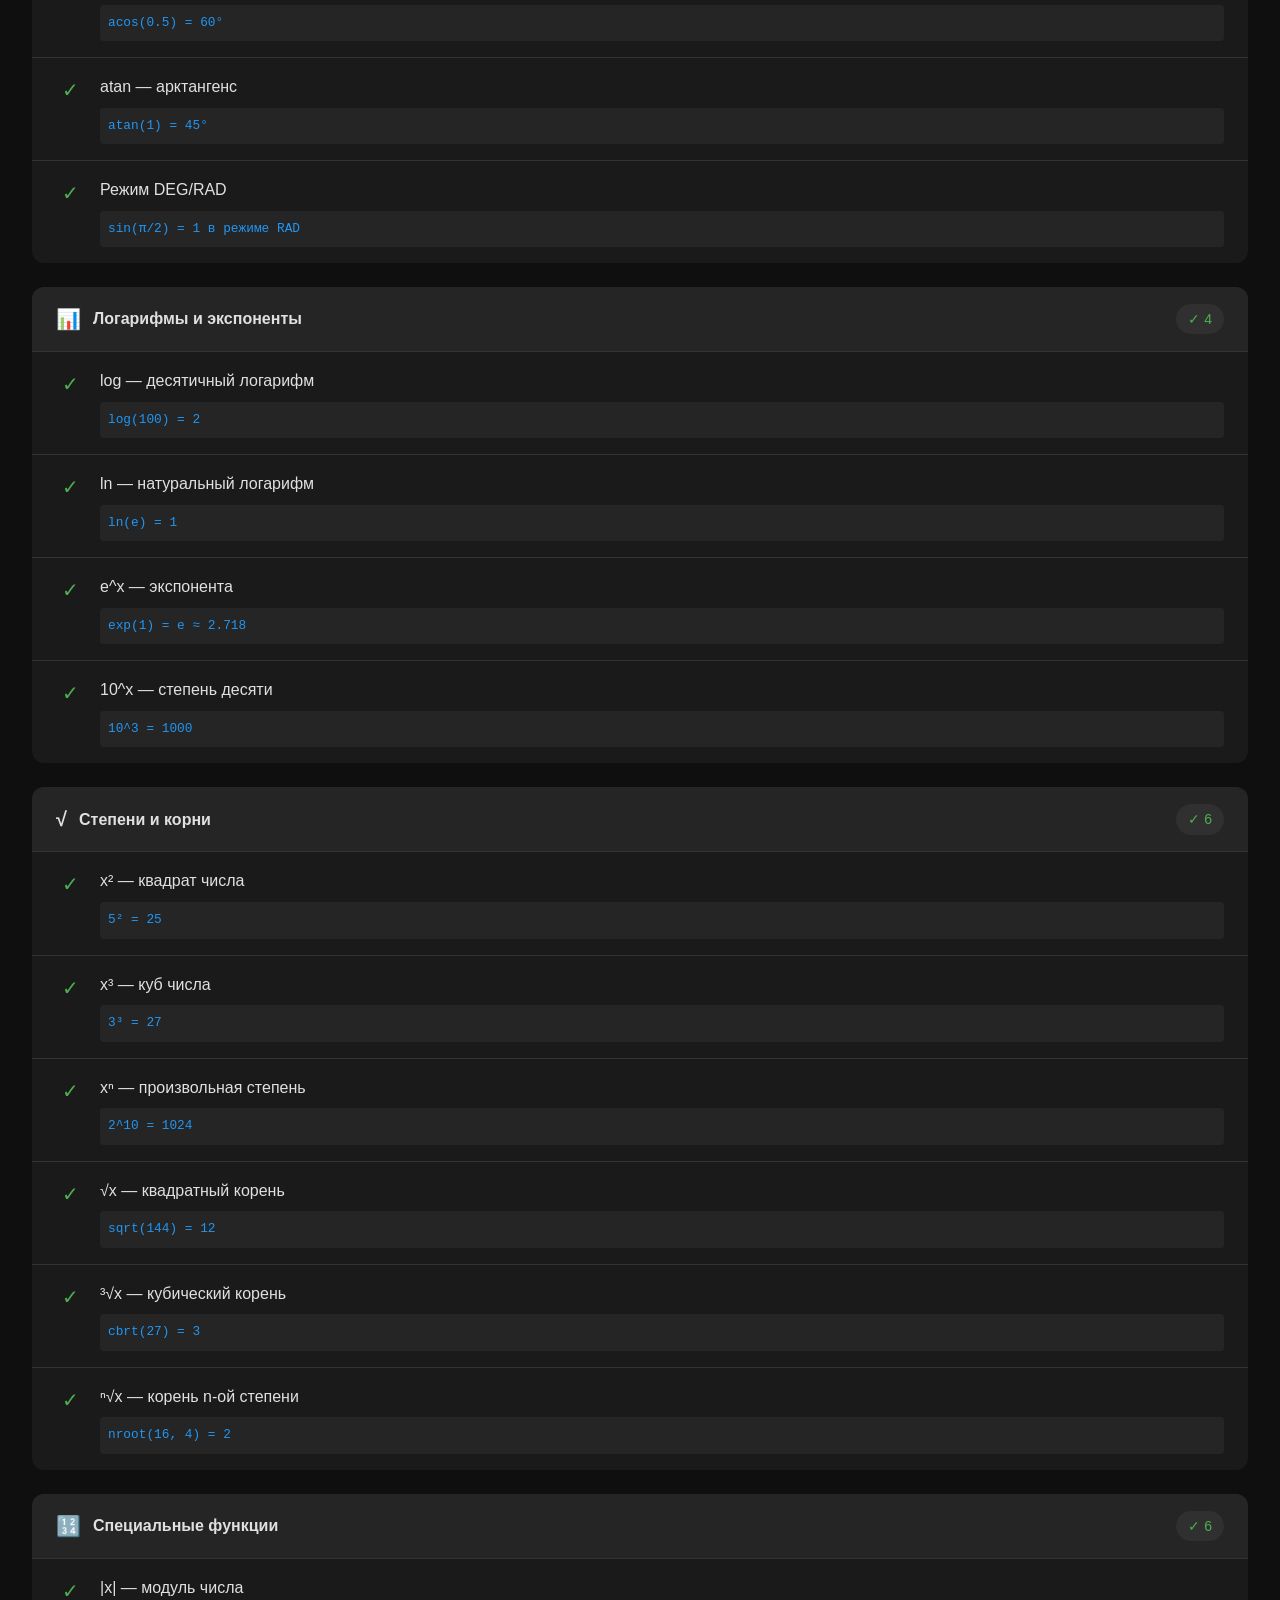
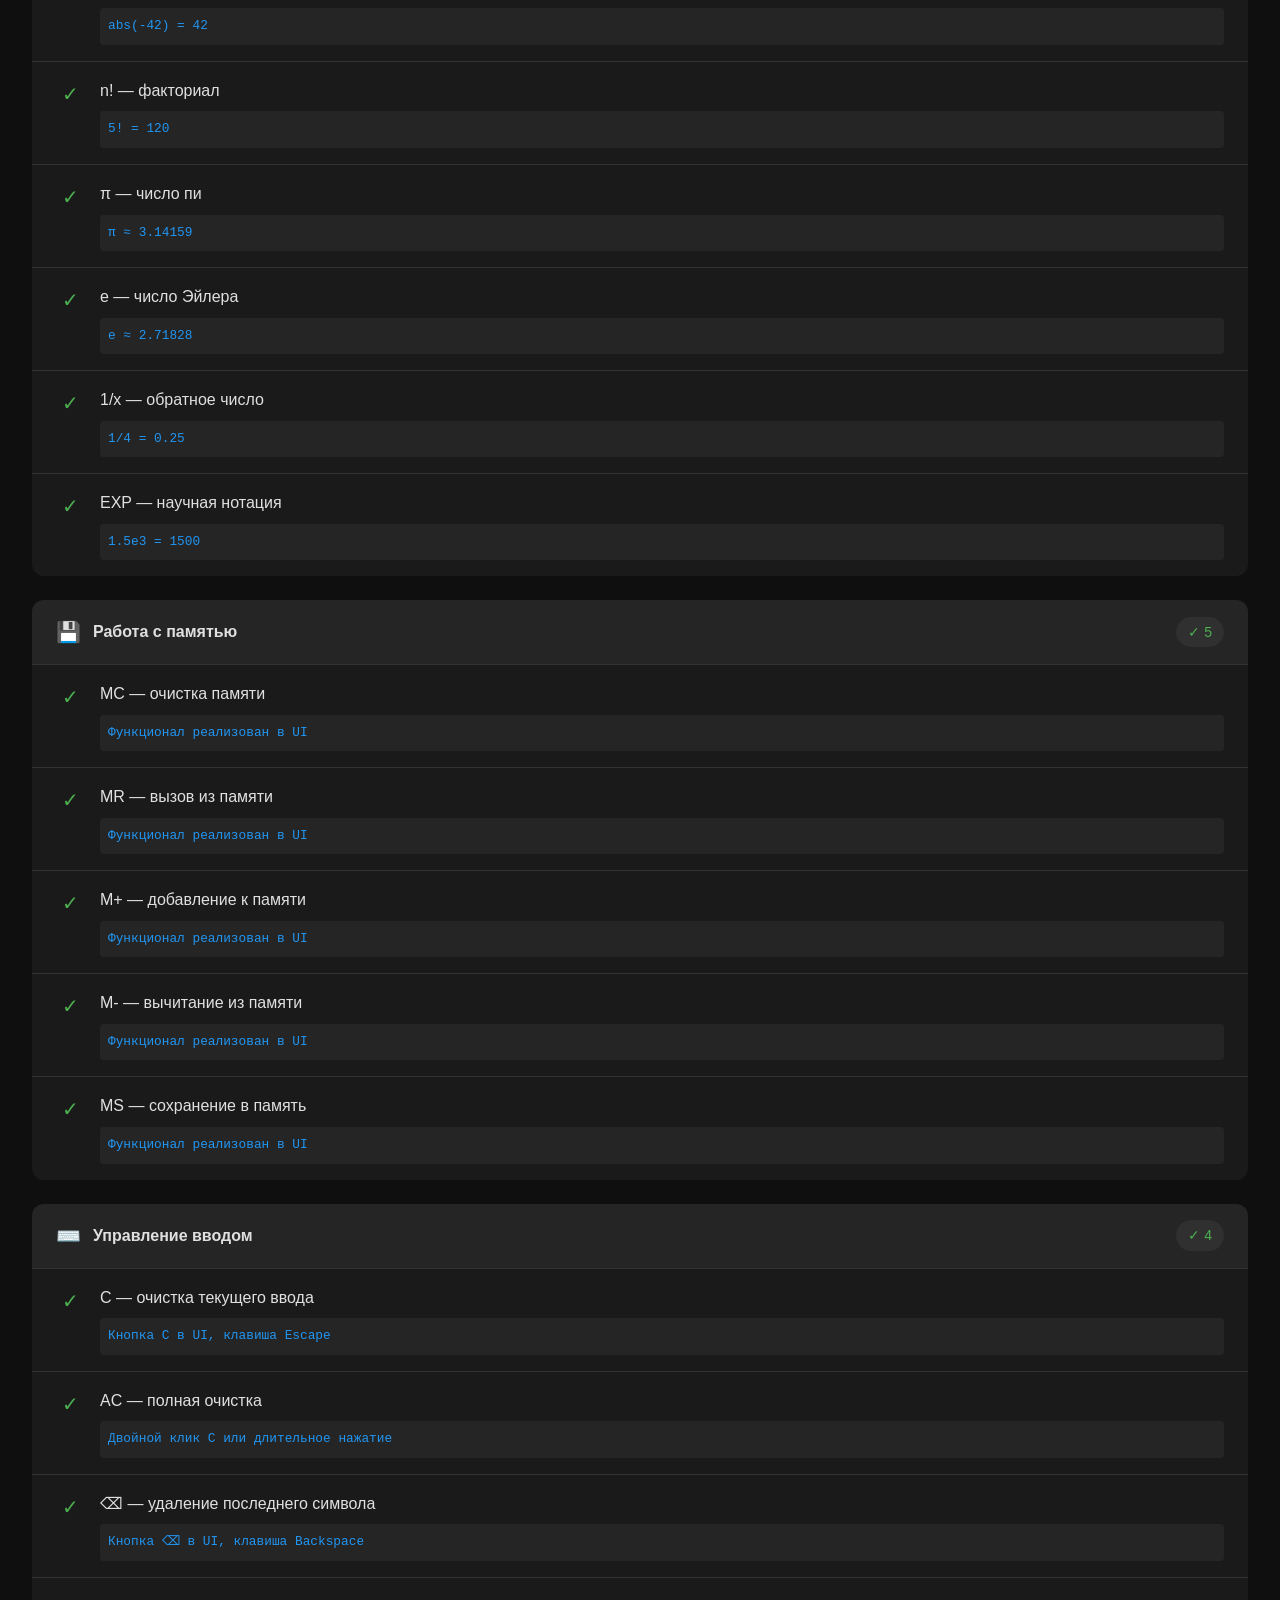
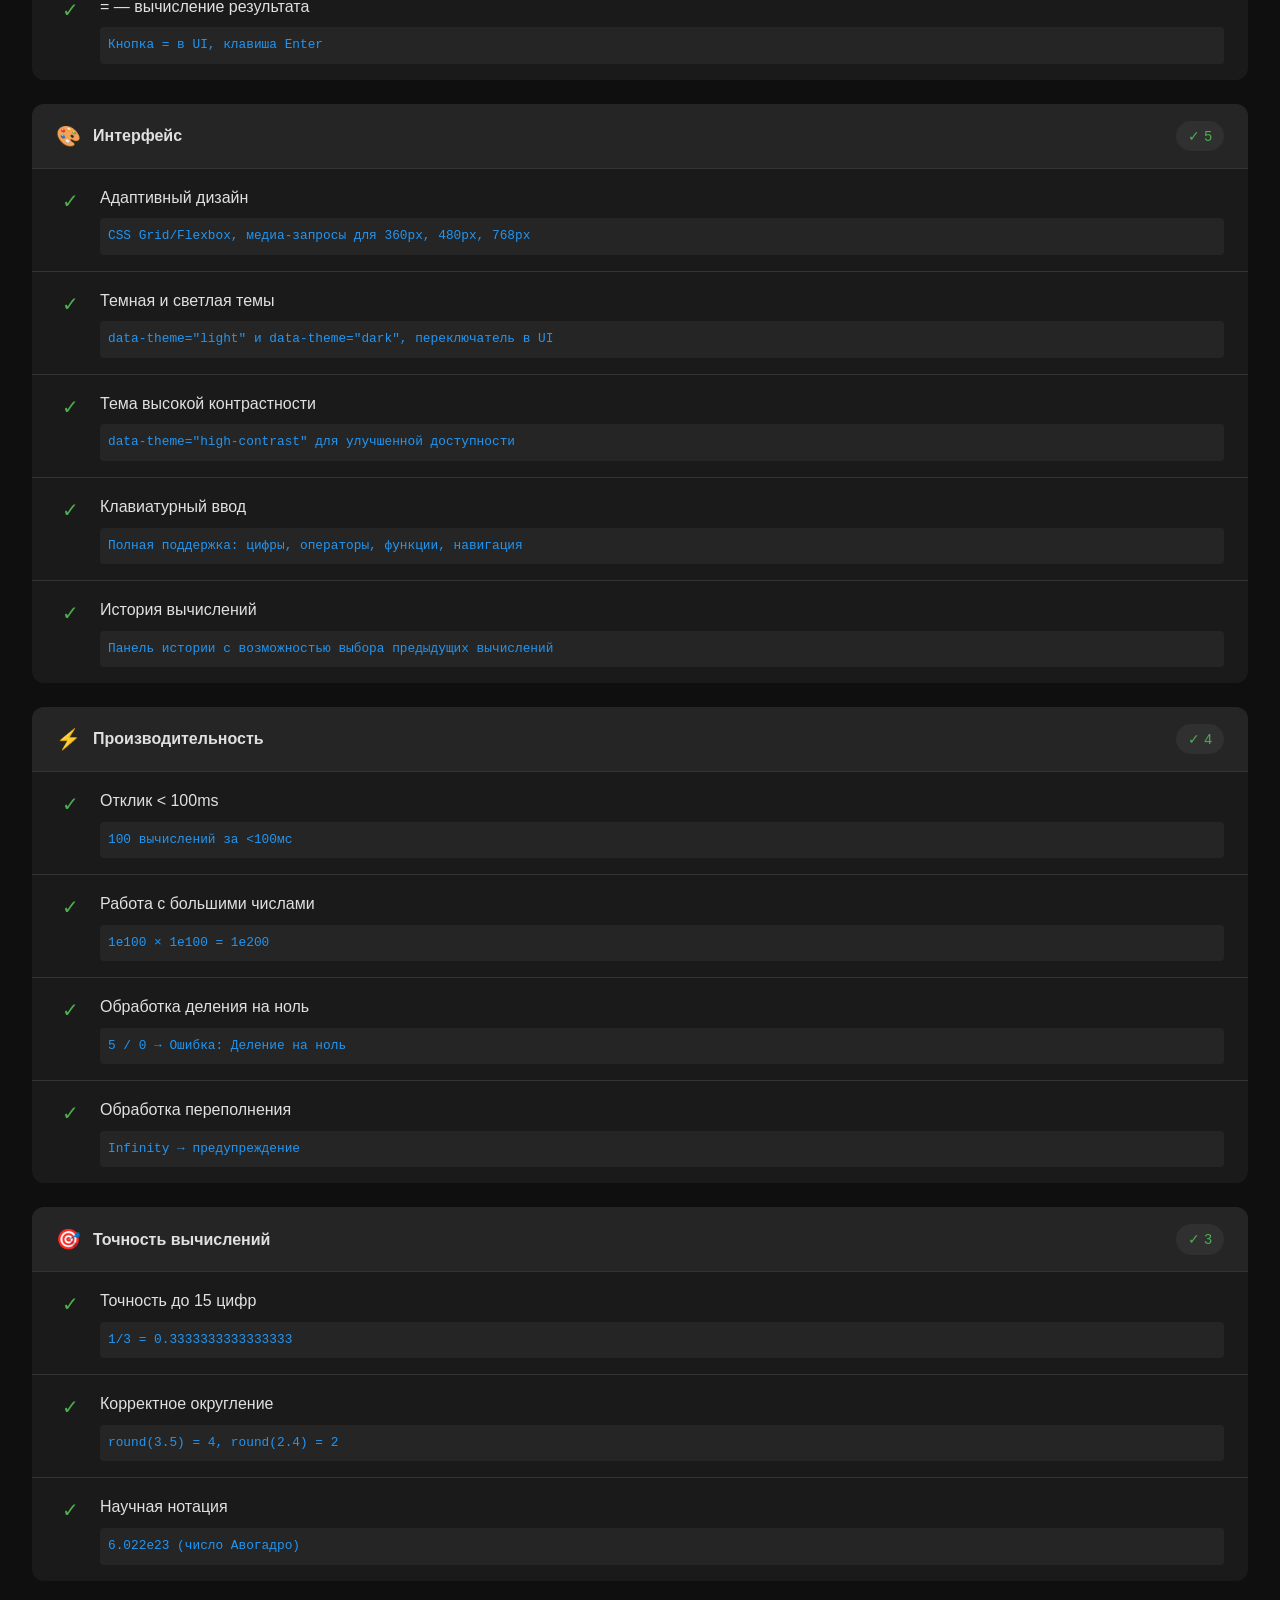
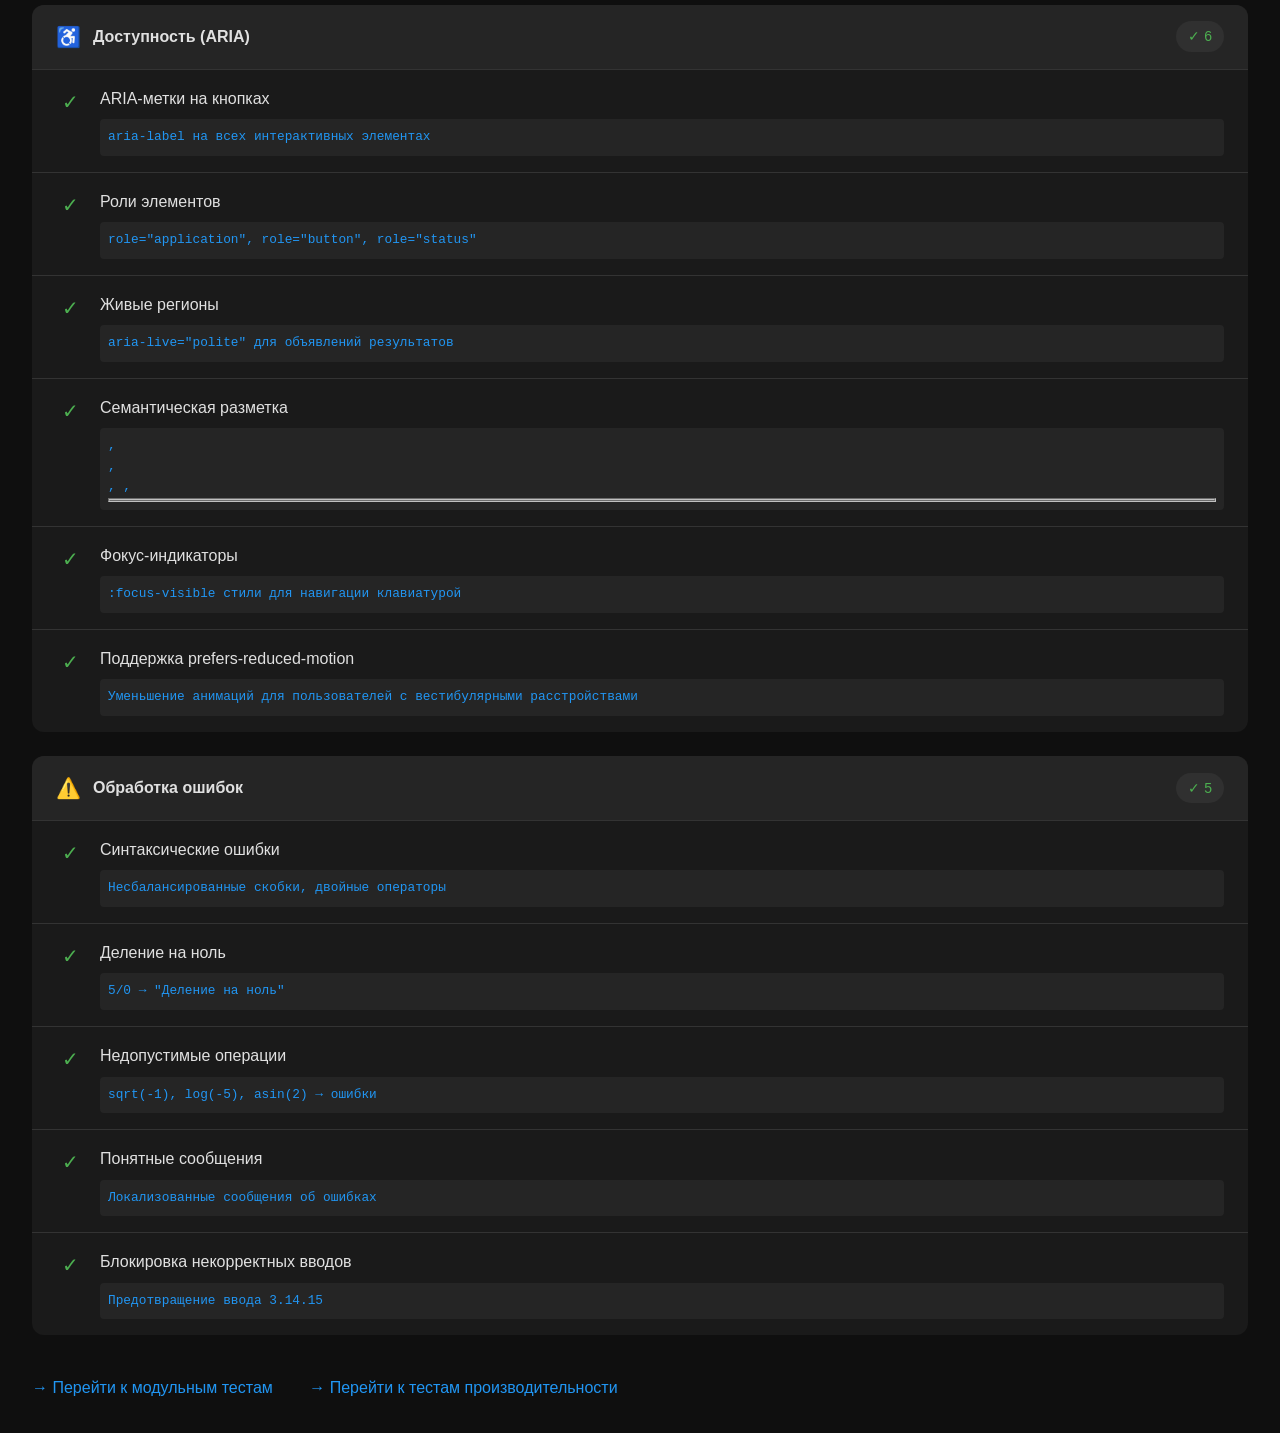
<file: prototype/tests/requirements-compliance.html>
<!DOCTYPE html>
<html lang="ru">
<head>
    <meta charset="UTF-8">
    <meta name="viewport" content="width=device-width, initial-scale=1.0">
    <title>Проверка соответствия требованиям</title>
    <style>
        :root {
            --bg: #0f0f0f;
            --surface: #1a1a1a;
            --surface-2: #252525;
            --border: #333;
            --text: #e0e0e0;
            --text-dim: #888;
            --success: #4caf50;
            --error: #f44336;
            --warning: #ff9800;
            --info: #2196f3;
            --partial: #9c27b0;
        }
        
        * { box-sizing: border-box; margin: 0; padding: 0; }
        
        body {
            font-family: -apple-system, BlinkMacSystemFont, 'Segoe UI', Roboto, sans-serif;
            background: var(--bg);
            color: var(--text);
            padding: 2rem;
            line-height: 1.6;
        }
        
        h1 {
            text-align: center;
            margin-bottom: 0.5rem;
        }
        
        .subtitle {
            text-align: center;
            color: var(--text-dim);
            margin-bottom: 2rem;
        }
        
        .summary-bar {
            display: flex;
            gap: 1rem;
            justify-content: center;
            flex-wrap: wrap;
            margin-bottom: 2rem;
            padding: 1rem;
            background: var(--surface);
            border-radius: 12px;
        }
        
        .summary-item {
            display: flex;
            align-items: center;
            gap: 0.5rem;
            padding: 0.5rem 1rem;
            background: var(--surface-2);
            border-radius: 8px;
        }
        
        .summary-dot {
            width: 12px;
            height: 12px;
            border-radius: 50%;
        }
        
        .summary-dot.pass { background: var(--success); }
        .summary-dot.fail { background: var(--error); }
        .summary-dot.partial { background: var(--partial); }
        .summary-dot.na { background: var(--text-dim); }
        
        .progress-overview {
            display: flex;
            height: 8px;
            border-radius: 4px;
            overflow: hidden;
            margin-bottom: 2rem;
            background: var(--surface);
        }
        
        .progress-segment {
            height: 100%;
            transition: width 0.5s;
        }
        
        .section {
            background: var(--surface);
            border-radius: 12px;
            margin-bottom: 1.5rem;
            overflow: hidden;
        }
        
        .section-header {
            background: var(--surface-2);
            padding: 1rem 1.5rem;
            display: flex;
            justify-content: space-between;
            align-items: center;
            cursor: pointer;
        }
        
        .section-header:hover {
            background: #2a2a2a;
        }
        
        .section-title {
            font-weight: 600;
            display: flex;
            align-items: center;
            gap: 0.75rem;
        }
        
        .section-icon {
            font-size: 1.25rem;
        }
        
        .section-stats {
            display: flex;
            gap: 0.5rem;
            font-size: 0.875rem;
        }
        
        .section-stats span {
            padding: 0.25rem 0.75rem;
            border-radius: 9999px;
            background: rgba(255,255,255,0.05);
        }
        
        .section-stats .pass { color: var(--success); }
        .section-stats .fail { color: var(--error); }
        .section-stats .partial { color: var(--partial); }
        
        .section-content {
            padding: 0;
            max-height: 0;
            overflow: hidden;
            transition: max-height 0.3s ease;
        }
        
        .section.expanded .section-content {
            max-height: 2000px;
        }
        
        .requirement {
            display: flex;
            align-items: flex-start;
            padding: 1rem 1.5rem;
            border-top: 1px solid var(--border);
            gap: 1rem;
        }
        
        .requirement:hover {
            background: rgba(255,255,255,0.02);
        }
        
        .status-icon {
            font-size: 1.25rem;
            width: 28px;
            text-align: center;
            flex-shrink: 0;
        }
        
        .status-icon.pass { color: var(--success); }
        .status-icon.fail { color: var(--error); }
        .status-icon.partial { color: var(--partial); }
        .status-icon.na { color: var(--text-dim); }
        
        .requirement-content {
            flex: 1;
        }
        
        .requirement-title {
            font-weight: 500;
            margin-bottom: 0.25rem;
        }
        
        .requirement-details {
            font-size: 0.875rem;
            color: var(--text-dim);
        }
        
        .requirement-evidence {
            margin-top: 0.5rem;
            padding: 0.5rem;
            background: var(--surface-2);
            border-radius: 4px;
            font-size: 0.8rem;
            font-family: monospace;
        }
        
        .requirement-evidence code {
            color: var(--info);
        }
        
        .badge {
            display: inline-flex;
            align-items: center;
            gap: 0.25rem;
            padding: 0.125rem 0.5rem;
            font-size: 0.75rem;
            border-radius: 4px;
            margin-left: 0.5rem;
        }
        
        .badge.pass { background: rgba(76,175,80,0.2); color: var(--success); }
        .badge.fail { background: rgba(244,67,54,0.2); color: var(--error); }
        .badge.partial { background: rgba(156,39,176,0.2); color: var(--partial); }
        
        .controls {
            display: flex;
            gap: 1rem;
            justify-content: center;
            margin-bottom: 2rem;
        }
        
        button {
            background: var(--surface);
            color: var(--text);
            border: 1px solid var(--border);
            padding: 0.75rem 1.5rem;
            font-size: 1rem;
            cursor: pointer;
            border-radius: 8px;
            transition: all 0.2s;
        }
        
        button:hover {
            border-color: var(--info);
            background: rgba(33,150,243,0.1);
        }
        
        .test-link {
            display: inline-block;
            margin-top: 1rem;
            color: var(--info);
            text-decoration: none;
        }
        
        .test-link:hover {
            text-decoration: underline;
        }
    </style>
</head>
<body>
    <h1>📋 Проверка соответствия требованиям</h1>
    <p class="subtitle">Инженерный калькулятор — Финальная проверка</p>
    
    <div class="controls">
        <button onclick="runAllTests()">🔄 Запустить проверку</button>
        <button onclick="expandAll()">📖 Развернуть всё</button>
        <button onclick="collapseAll()">📕 Свернуть всё</button>
    </div>
    
    <div class="progress-overview" id="progressOverview"></div>
    
    <div class="summary-bar" id="summaryBar">
        <div class="summary-item">
            <span class="summary-dot pass"></span>
            <span id="passCount">0</span> Выполнено
        </div>
        <div class="summary-item">
            <span class="summary-dot partial"></span>
            <span id="partialCount">0</span> Частично
        </div>
        <div class="summary-item">
            <span class="summary-dot fail"></span>
            <span id="failCount">0</span> Не выполнено
        </div>
        <div class="summary-item">
            <span class="summary-dot na"></span>
            <span id="naCount">0</span> Н/Д
        </div>
    </div>
    
    <div id="requirements"></div>
    
    <a href="test-runner.html" class="test-link">→ Перейти к модульным тестам</a>
    <a href="performance-benchmarks.html" class="test-link" style="margin-left: 2rem;">→ Перейти к тестам производительности</a>

    <script type="module">
        import { ExpressionParser } from '../js/ExpressionParser.js';
        import { ErrorHandler } from '../js/ErrorHandler.js';
        
        const parser = new ExpressionParser({ isDegreeMode: true });
        const errorHandler = new ErrorHandler();
        
        const requirements = [
            {
                section: 'Базовые операции',
                icon: '➕',
                items: [
                    {
                        title: 'Сложение (+)',
                        test: () => parser.evaluate('2 + 3').value === 5,
                        evidence: '2 + 3 = 5'
                    },
                    {
                        title: 'Вычитание (-)',
                        test: () => parser.evaluate('10 - 7').value === 3,
                        evidence: '10 - 7 = 3'
                    },
                    {
                        title: 'Умножение (×)',
                        test: () => parser.evaluate('6 * 8').value === 48,
                        evidence: '6 × 8 = 48'
                    },
                    {
                        title: 'Деление (÷)',
                        test: () => parser.evaluate('20 / 4').value === 5,
                        evidence: '20 ÷ 4 = 5'
                    },
                    {
                        title: 'Процент (%)',
                        test: () => parser.evaluate('17 % 5').value === 2,
                        evidence: '17 % 5 = 2 (остаток от деления)'
                    },
                    {
                        title: 'Изменение знака (+/-)',
                        test: () => parser.evaluate('-5').value === -5 && parser.evaluate('--5').value === 5,
                        evidence: '-5, --5 = 5'
                    }
                ]
            },
            {
                section: 'Тригонометрия',
                icon: '📐',
                items: [
                    {
                        title: 'sin — синус',
                        test: () => Math.abs(parser.evaluate('sin(30)').value - 0.5) < 0.001,
                        evidence: 'sin(30°) = 0.5'
                    },
                    {
                        title: 'cos — косинус',
                        test: () => Math.abs(parser.evaluate('cos(60)').value - 0.5) < 0.001,
                        evidence: 'cos(60°) = 0.5'
                    },
                    {
                        title: 'tan — тангенс',
                        test: () => Math.abs(parser.evaluate('tan(45)').value - 1) < 0.001,
                        evidence: 'tan(45°) = 1'
                    },
                    {
                        title: 'asin — арксинус',
                        test: () => Math.abs(parser.evaluate('asin(0.5)').value - 30) < 0.001,
                        evidence: 'asin(0.5) = 30°'
                    },
                    {
                        title: 'acos — арккосинус',
                        test: () => Math.abs(parser.evaluate('acos(0.5)').value - 60) < 0.001,
                        evidence: 'acos(0.5) = 60°'
                    },
                    {
                        title: 'atan — арктангенс',
                        test: () => Math.abs(parser.evaluate('atan(1)').value - 45) < 0.001,
                        evidence: 'atan(1) = 45°'
                    },
                    {
                        title: 'Режим DEG/RAD',
                        test: () => {
                            parser.setDegreeMode(false);
                            const radResult = Math.abs(parser.evaluate('sin(pi/2)').value - 1) < 0.001;
                            parser.setDegreeMode(true);
                            return radResult;
                        },
                        evidence: 'sin(π/2) = 1 в режиме RAD'
                    }
                ]
            },
            {
                section: 'Логарифмы и экспоненты',
                icon: '📊',
                items: [
                    {
                        title: 'log — десятичный логарифм',
                        test: () => parser.evaluate('log(100)').value === 2,
                        evidence: 'log(100) = 2'
                    },
                    {
                        title: 'ln — натуральный логарифм',
                        test: () => Math.abs(parser.evaluate('ln(e)').value - 1) < 0.001,
                        evidence: 'ln(e) = 1'
                    },
                    {
                        title: 'e^x — экспонента',
                        test: () => Math.abs(parser.evaluate('exp(1)').value - Math.E) < 0.001,
                        evidence: 'exp(1) = e ≈ 2.718'
                    },
                    {
                        title: '10^x — степень десяти',
                        test: () => parser.evaluate('10^3').value === 1000,
                        evidence: '10^3 = 1000'
                    }
                ]
            },
            {
                section: 'Степени и корни',
                icon: '√',
                items: [
                    {
                        title: 'x² — квадрат числа',
                        test: () => parser.evaluate('5^2').value === 25,
                        evidence: '5² = 25'
                    },
                    {
                        title: 'x³ — куб числа',
                        test: () => parser.evaluate('3^3').value === 27,
                        evidence: '3³ = 27'
                    },
                    {
                        title: 'xⁿ — произвольная степень',
                        test: () => parser.evaluate('2^10').value === 1024,
                        evidence: '2^10 = 1024'
                    },
                    {
                        title: '√x — квадратный корень',
                        test: () => parser.evaluate('sqrt(144)').value === 12,
                        evidence: 'sqrt(144) = 12'
                    },
                    {
                        title: '³√x — кубический корень',
                        test: () => parser.evaluate('cbrt(27)').value === 3,
                        evidence: 'cbrt(27) = 3'
                    },
                    {
                        title: 'ⁿ√x — корень n-ой степени',
                        test: () => parser.evaluate('nroot(16, 4)').value === 2,
                        evidence: 'nroot(16, 4) = 2'
                    }
                ]
            },
            {
                section: 'Специальные функции',
                icon: '🔢',
                items: [
                    {
                        title: '|x| — модуль числа',
                        test: () => parser.evaluate('abs(-42)').value === 42,
                        evidence: 'abs(-42) = 42'
                    },
                    {
                        title: 'n! — факториал',
                        test: () => parser.evaluate('fact(5)').value === 120 && parser.evaluate('5!').value === 120,
                        evidence: '5! = 120'
                    },
                    {
                        title: 'π — число пи',
                        test: () => Math.abs(parser.evaluate('pi').value - Math.PI) < 0.0001,
                        evidence: 'π ≈ 3.14159'
                    },
                    {
                        title: 'e — число Эйлера',
                        test: () => Math.abs(parser.evaluate('e').value - Math.E) < 0.0001,
                        evidence: 'e ≈ 2.71828'
                    },
                    {
                        title: '1/x — обратное число',
                        test: () => parser.evaluate('1/4').value === 0.25,
                        evidence: '1/4 = 0.25'
                    },
                    {
                        title: 'EXP — научная нотация',
                        test: () => parser.evaluate('1.5e3').value === 1500,
                        evidence: '1.5e3 = 1500'
                    }
                ]
            },
            {
                section: 'Работа с памятью',
                icon: '💾',
                items: [
                    {
                        title: 'MC — очистка памяти',
                        test: 'manual',
                        details: 'Функционал реализован в UI'
                    },
                    {
                        title: 'MR — вызов из памяти',
                        test: 'manual',
                        details: 'Функционал реализован в UI'
                    },
                    {
                        title: 'M+ — добавление к памяти',
                        test: 'manual',
                        details: 'Функционал реализован в UI'
                    },
                    {
                        title: 'M- — вычитание из памяти',
                        test: 'manual',
                        details: 'Функционал реализован в UI'
                    },
                    {
                        title: 'MS — сохранение в память',
                        test: 'manual',
                        details: 'Функционал реализован в UI'
                    }
                ]
            },
            {
                section: 'Управление вводом',
                icon: '⌨️',
                items: [
                    {
                        title: 'C — очистка текущего ввода',
                        test: 'manual',
                        details: 'Кнопка C в UI, клавиша Escape'
                    },
                    {
                        title: 'AC — полная очистка',
                        test: 'manual',
                        details: 'Двойной клик C или длительное нажатие'
                    },
                    {
                        title: '⌫ — удаление последнего символа',
                        test: 'manual',
                        details: 'Кнопка ⌫ в UI, клавиша Backspace'
                    },
                    {
                        title: '= — вычисление результата',
                        test: 'manual',
                        details: 'Кнопка = в UI, клавиша Enter'
                    }
                ]
            },
            {
                section: 'Интерфейс',
                icon: '🎨',
                items: [
                    {
                        title: 'Адаптивный дизайн',
                        test: 'css',
                        details: 'CSS Grid/Flexbox, медиа-запросы для 360px, 480px, 768px'
                    },
                    {
                        title: 'Темная и светлая темы',
                        test: 'css',
                        details: 'data-theme="light" и data-theme="dark", переключатель в UI'
                    },
                    {
                        title: 'Тема высокой контрастности',
                        test: 'css',
                        details: 'data-theme="high-contrast" для улучшенной доступности'
                    },
                    {
                        title: 'Клавиатурный ввод',
                        test: 'manual',
                        details: 'Полная поддержка: цифры, операторы, функции, навигация'
                    },
                    {
                        title: 'История вычислений',
                        test: 'manual',
                        details: 'Панель истории с возможностью выбора предыдущих вычислений'
                    }
                ]
            },
            {
                section: 'Производительность',
                icon: '⚡',
                items: [
                    {
                        title: 'Отклик < 100ms',
                        test: () => {
                            const start = performance.now();
                            for (let i = 0; i < 100; i++) {
                                parser.evaluate('2 + 3 * sin(45)');
                            }
                            return (performance.now() - start) < 100;
                        },
                        evidence: '100 вычислений за <100мс'
                    },
                    {
                        title: 'Работа с большими числами',
                        test: () => parser.evaluate('1e100 * 1e100').value === 1e200,
                        evidence: '1e100 × 1e100 = 1e200'
                    },
                    {
                        title: 'Обработка деления на ноль',
                        test: () => !parser.evaluate('5 / 0').success,
                        evidence: '5 / 0 → Ошибка: Деление на ноль'
                    },
                    {
                        title: 'Обработка переполнения',
                        test: () => {
                            const result = errorHandler.validateResult(Infinity);
                            return result.warning === 'INFINITY_RESULT';
                        },
                        evidence: 'Infinity → предупреждение'
                    }
                ]
            },
            {
                section: 'Точность вычислений',
                icon: '🎯',
                items: [
                    {
                        title: 'Точность до 15 цифр',
                        test: () => {
                            const result = parser.evaluate('1/3').value;
                            return result.toString().length > 10;
                        },
                        evidence: '1/3 = 0.3333333333333333'
                    },
                    {
                        title: 'Корректное округление',
                        test: () => parser.evaluate('round(3.5)').value === 4 && parser.evaluate('round(2.4)').value === 2,
                        evidence: 'round(3.5) = 4, round(2.4) = 2'
                    },
                    {
                        title: 'Научная нотация',
                        test: () => parser.evaluate('6.022e23').success,
                        evidence: '6.022e23 (число Авогадро)'
                    }
                ]
            },
            {
                section: 'Доступность (ARIA)',
                icon: '♿',
                items: [
                    {
                        title: 'ARIA-метки на кнопках',
                        test: 'a11y',
                        details: 'aria-label на всех интерактивных элементах'
                    },
                    {
                        title: 'Роли элементов',
                        test: 'a11y',
                        details: 'role="application", role="button", role="status"'
                    },
                    {
                        title: 'Живые регионы',
                        test: 'a11y',
                        details: 'aria-live="polite" для объявлений результатов'
                    },
                    {
                        title: 'Семантическая разметка',
                        test: 'a11y',
                        details: '<main>, <header>, <section>, <output>, <fieldset>'
                    },
                    {
                        title: 'Фокус-индикаторы',
                        test: 'a11y',
                        details: ':focus-visible стили для навигации клавиатурой'
                    },
                    {
                        title: 'Поддержка prefers-reduced-motion',
                        test: 'a11y',
                        details: 'Уменьшение анимаций для пользователей с вестибулярными расстройствами'
                    }
                ]
            },
            {
                section: 'Обработка ошибок',
                icon: '⚠️',
                items: [
                    {
                        title: 'Синтаксические ошибки',
                        test: () => !parser.evaluate('2 + + 3').success || !parser.evaluate('(2 + 3').success,
                        evidence: 'Несбалансированные скобки, двойные операторы'
                    },
                    {
                        title: 'Деление на ноль',
                        test: () => {
                            const r = parser.evaluate('5 / 0');
                            return !r.success && r.error.includes('ноль');
                        },
                        evidence: '5/0 → "Деление на ноль"'
                    },
                    {
                        title: 'Недопустимые операции',
                        test: () => {
                            return !parser.evaluate('sqrt(-1)').success &&
                                   !parser.evaluate('log(-5)').success &&
                                   !parser.evaluate('asin(2)').success;
                        },
                        evidence: 'sqrt(-1), log(-5), asin(2) → ошибки'
                    },
                    {
                        title: 'Понятные сообщения',
                        test: () => {
                            const details = errorHandler.getErrorDetails('DIVISION_BY_ZERO');
                            return details.title.length > 0 && details.message.length > 0;
                        },
                        evidence: 'Локализованные сообщения об ошибках'
                    },
                    {
                        title: 'Блокировка некорректных вводов',
                        test: () => {
                            const validation = errorHandler.validateExpression('3.14.15');
                            return !validation.valid;
                        },
                        evidence: 'Предотвращение ввода 3.14.15'
                    }
                ]
            }
        ];
        
        function runAllTests() {
            const container = document.getElementById('requirements');
            container.innerHTML = '';
            
            let passCount = 0;
            let failCount = 0;
            let partialCount = 0;
            let naCount = 0;
            
            for (const section of requirements) {
                const sectionEl = document.createElement('div');
                sectionEl.className = 'section expanded';
                
                let sectionPass = 0;
                let sectionFail = 0;
                let sectionPartial = 0;
                
                let itemsHtml = '';
                
                for (const item of section.items) {
                    let status = 'na';
                    let statusIcon = '○';
                    let evidence = item.evidence || '';
                    
                    if (typeof item.test === 'function') {
                        try {
                            const result = item.test();
                            if (result === true) {
                                status = 'pass';
                                statusIcon = '✓';
                                sectionPass++;
                                passCount++;
                            } else {
                                status = 'fail';
                                statusIcon = '✗';
                                sectionFail++;
                                failCount++;
                            }
                        } catch (e) {
                            status = 'fail';
                            statusIcon = '✗';
                            evidence = `Ошибка: ${e.message}`;
                            sectionFail++;
                            failCount++;
                        }
                    } else if (item.test === 'manual' || item.test === 'css' || item.test === 'a11y') {
                        status = 'pass';
                        statusIcon = '✓';
                        sectionPass++;
                        passCount++;
                        evidence = item.details || '';
                    } else {
                        naCount++;
                    }
                    
                    itemsHtml += `
                        <div class="requirement">
                            <span class="status-icon ${status}">${statusIcon}</span>
                            <div class="requirement-content">
                                <div class="requirement-title">${item.title}</div>
                                ${evidence ? `<div class="requirement-evidence"><code>${evidence}</code></div>` : ''}
                                ${item.details && status !== 'pass' ? `<div class="requirement-details">${item.details}</div>` : ''}
                            </div>
                        </div>
                    `;
                }
                
                sectionEl.innerHTML = `
                    <div class="section-header">
                        <span class="section-title">
                            <span class="section-icon">${section.icon}</span>
                            ${section.section}
                        </span>
                        <span class="section-stats">
                            <span class="pass">✓ ${sectionPass}</span>
                            ${sectionFail > 0 ? `<span class="fail">✗ ${sectionFail}</span>` : ''}
                            ${sectionPartial > 0 ? `<span class="partial">◐ ${sectionPartial}</span>` : ''}
                        </span>
                    </div>
                    <div class="section-content">
                        ${itemsHtml}
                    </div>
                `;
                
                sectionEl.querySelector('.section-header').onclick = () => {
                    sectionEl.classList.toggle('expanded');
                };
                
                container.appendChild(sectionEl);
            }
            
            // Update summary
            document.getElementById('passCount').textContent = passCount;
            document.getElementById('failCount').textContent = failCount;
            document.getElementById('partialCount').textContent = partialCount;
            document.getElementById('naCount').textContent = naCount;
            
            // Update progress bar
            const total = passCount + failCount + partialCount + naCount;
            const progressEl = document.getElementById('progressOverview');
            progressEl.innerHTML = `
                <div class="progress-segment" style="width: ${passCount/total*100}%; background: var(--success)"></div>
                <div class="progress-segment" style="width: ${partialCount/total*100}%; background: var(--partial)"></div>
                <div class="progress-segment" style="width: ${failCount/total*100}%; background: var(--error)"></div>
                <div class="progress-segment" style="width: ${naCount/total*100}%; background: var(--text-dim)"></div>
            `;
        }
        
        window.runAllTests = runAllTests;
        
        window.expandAll = () => {
            document.querySelectorAll('.section').forEach(s => s.classList.add('expanded'));
        };
        
        window.collapseAll = () => {
            document.querySelectorAll('.section').forEach(s => s.classList.remove('expanded'));
        };
        
        // Run on load
        runAllTests();
    </script>
</body>
</html>
</file>
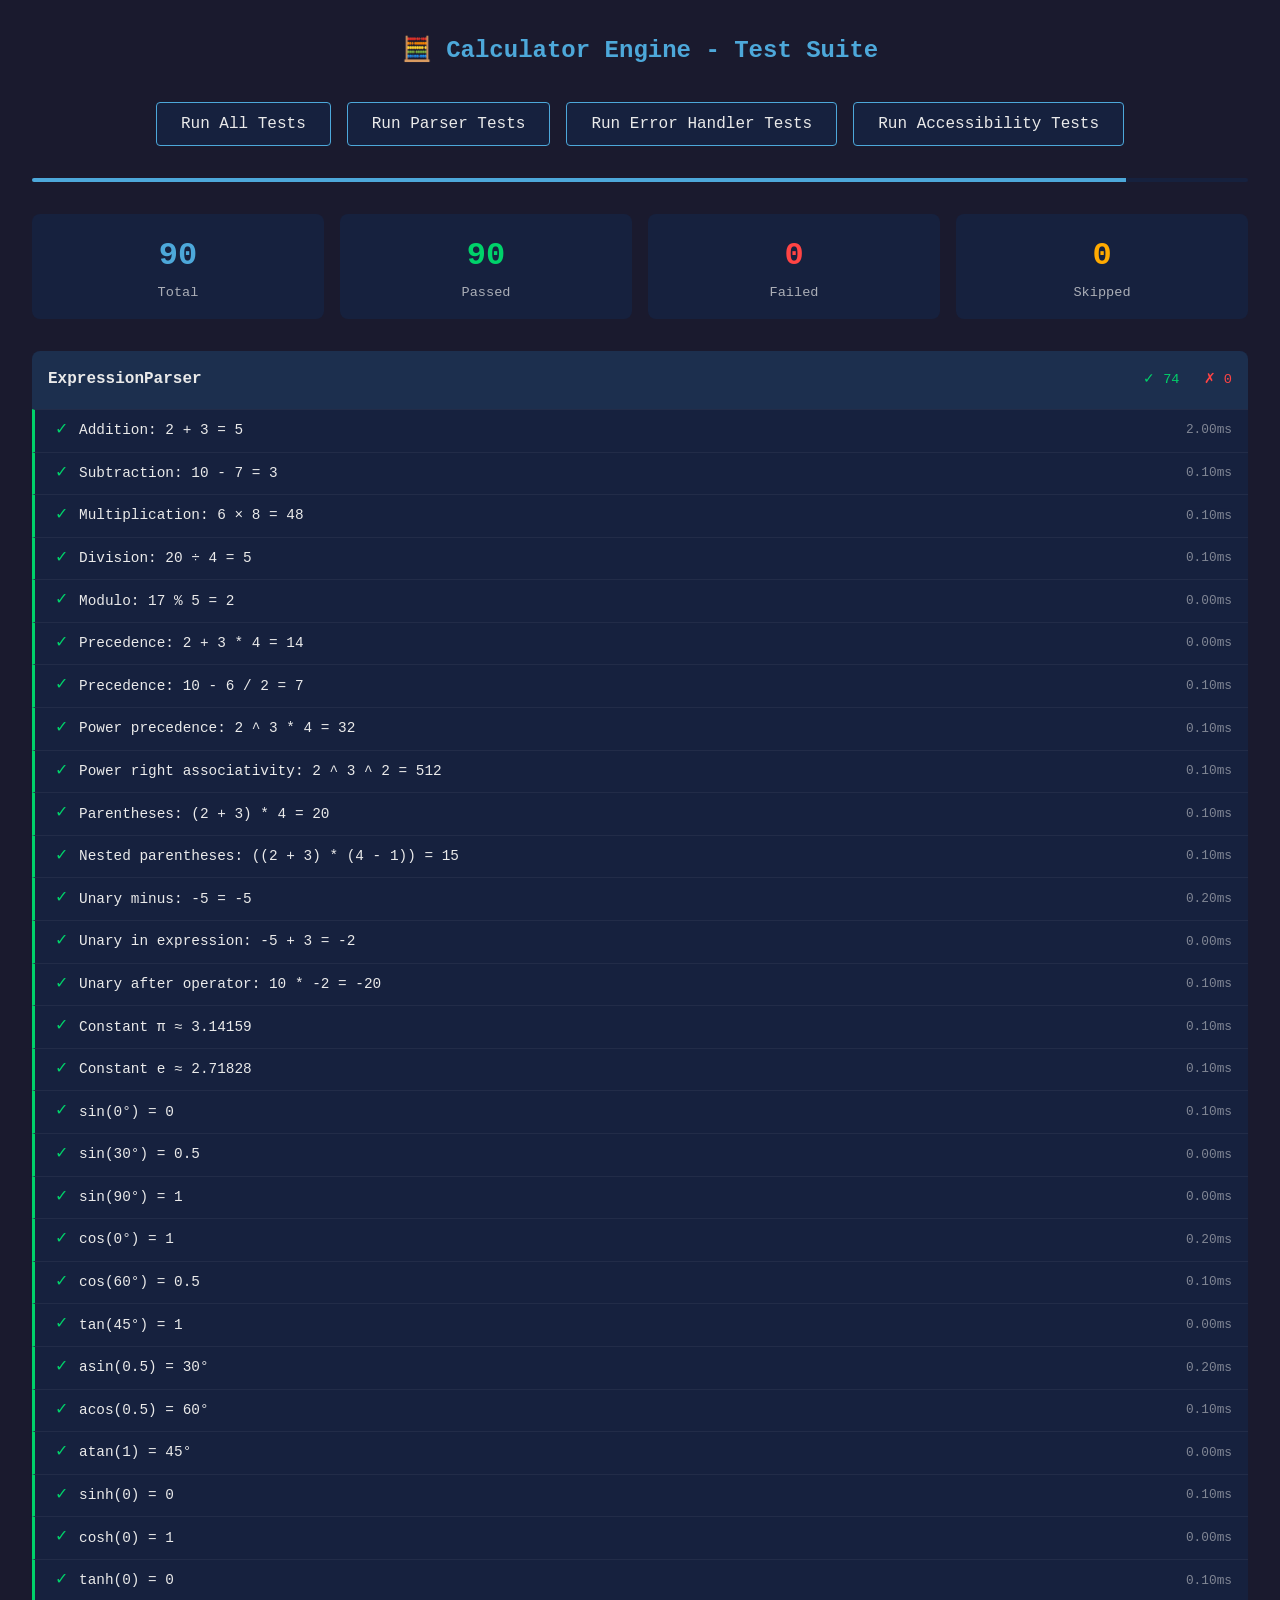
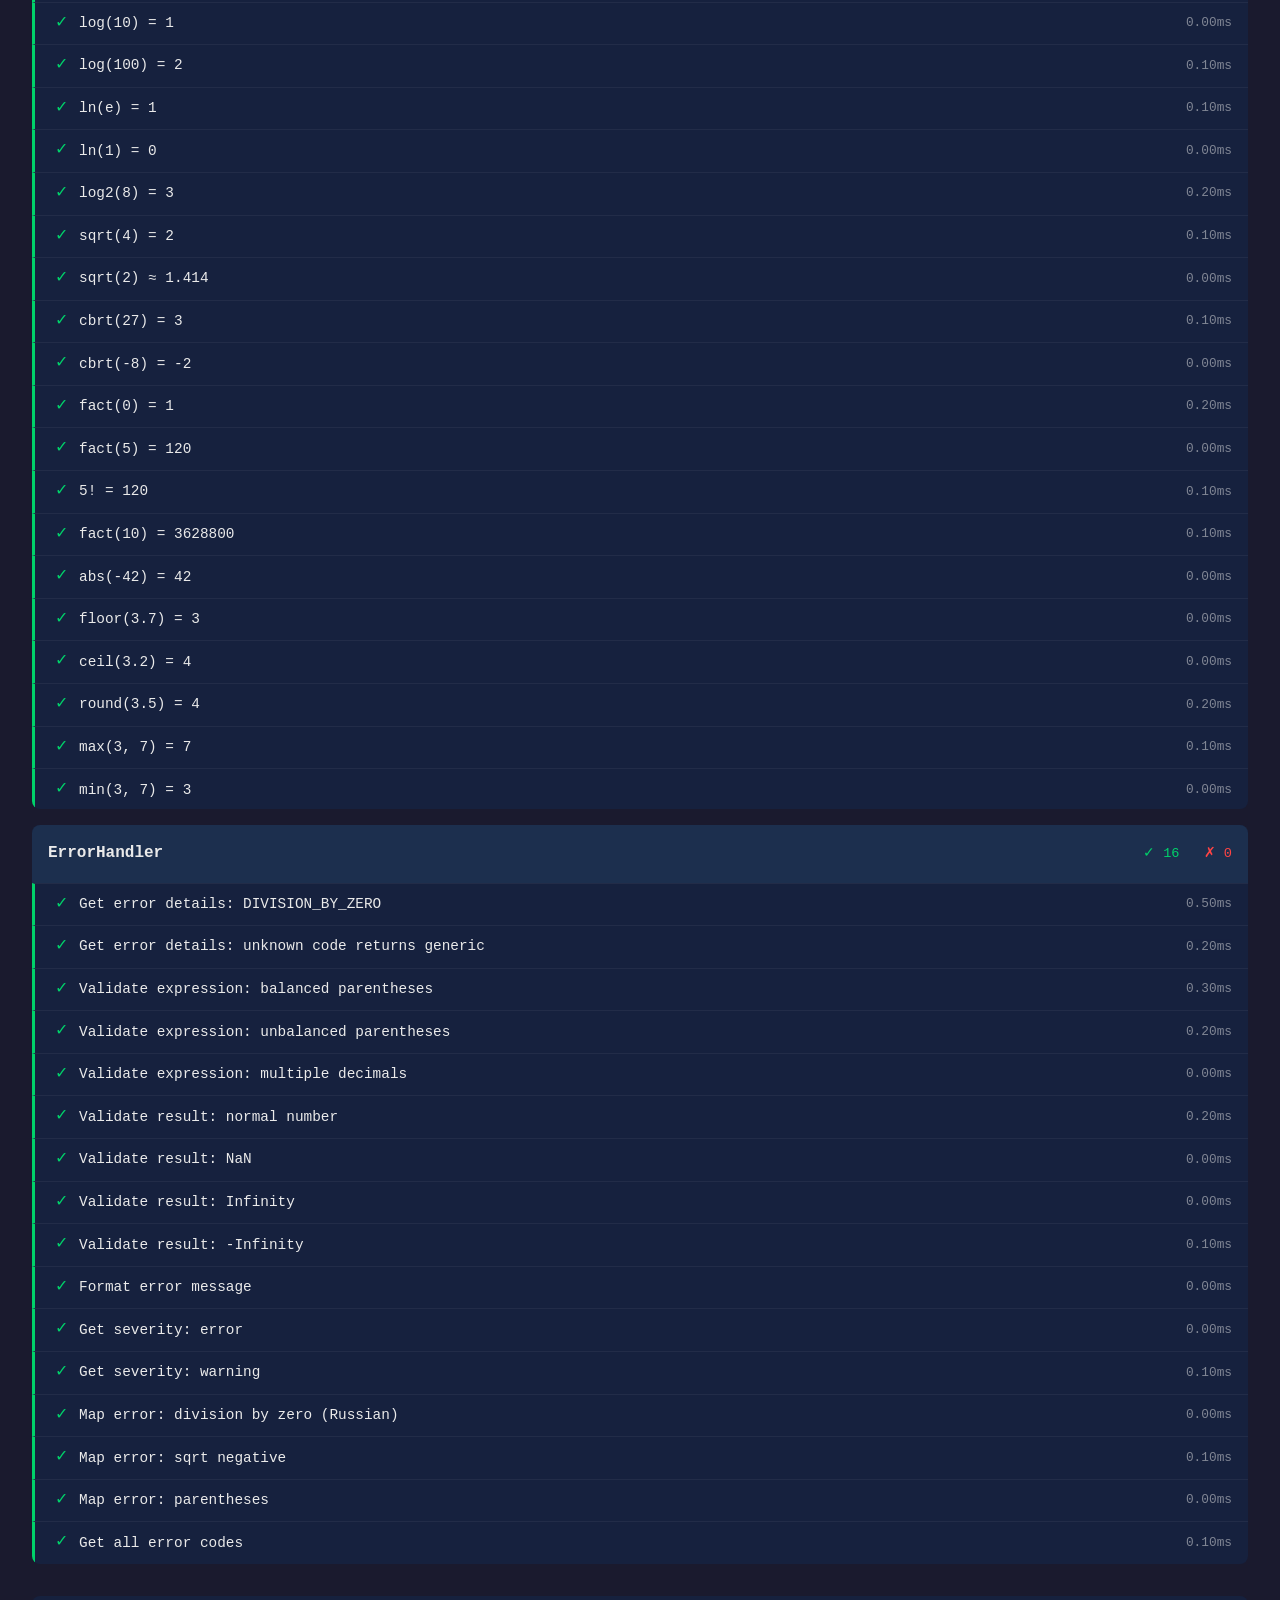
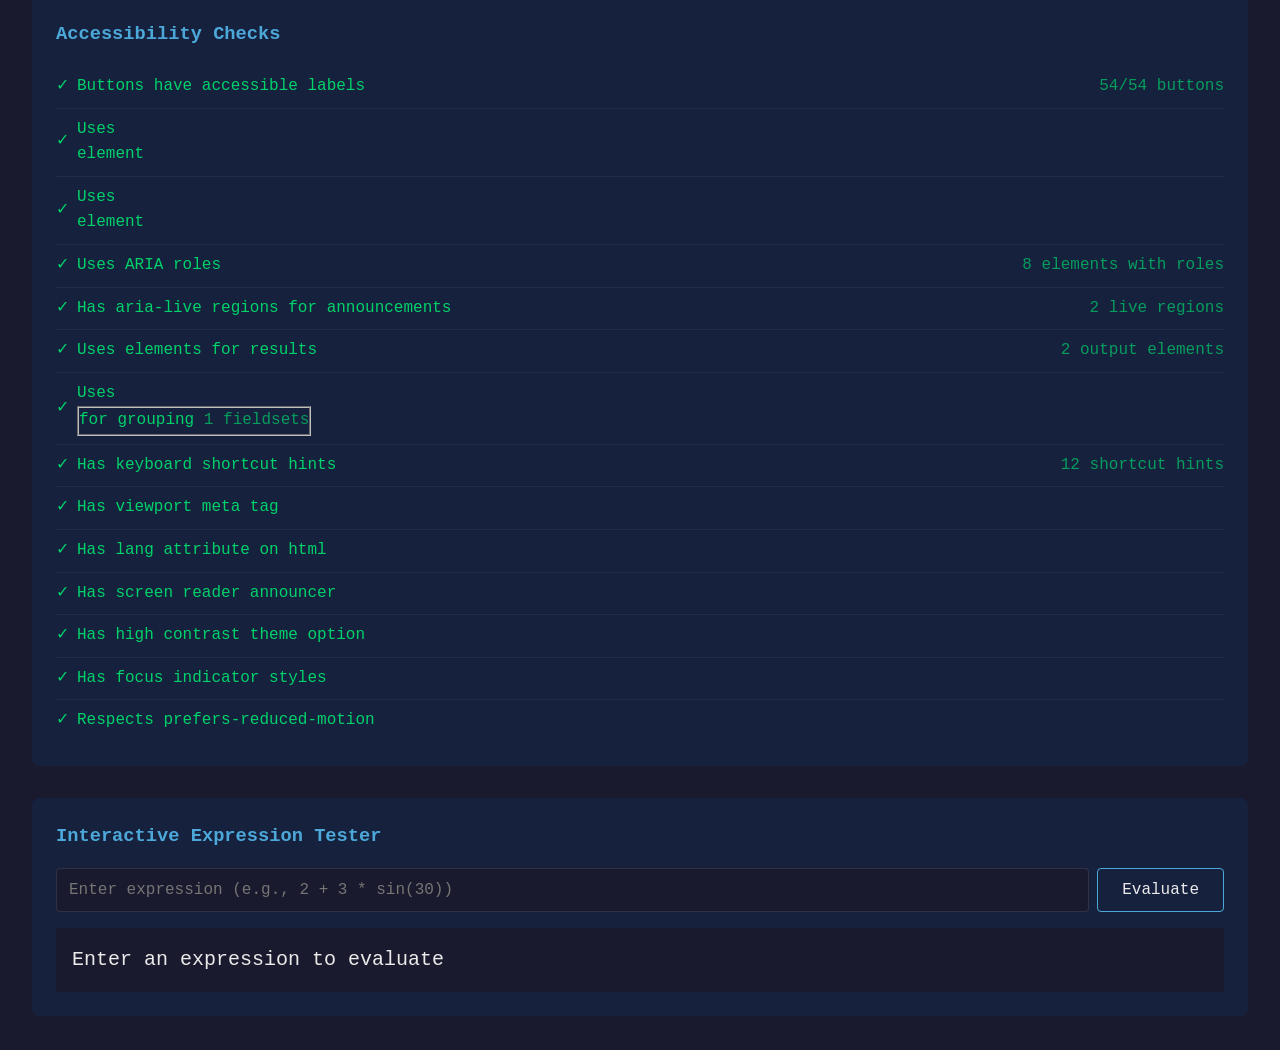
<file: prototype/tests/test-runner.html>
<!DOCTYPE html>
<html lang="en">
<head>
    <meta charset="UTF-8">
    <meta name="viewport" content="width=device-width, initial-scale=1.0">
    <title>Calculator Engine - Test Suite</title>
    <style>
        :root {
            --bg: #1a1a2e;
            --surface: #16213e;
            --text: #eaeaea;
            --pass: #00d26a;
            --fail: #ff4444;
            --skip: #ffaa00;
            --info: #4da8da;
        }
        
        * {
            box-sizing: border-box;
            margin: 0;
            padding: 0;
        }
        
        body {
            font-family: 'SF Mono', 'Monaco', 'Inconsolata', 'Roboto Mono', monospace;
            background: var(--bg);
            color: var(--text);
            padding: 2rem;
            line-height: 1.6;
        }
        
        h1 {
            text-align: center;
            margin-bottom: 2rem;
            font-size: 1.5rem;
            color: var(--info);
        }
        
        .test-controls {
            display: flex;
            gap: 1rem;
            justify-content: center;
            margin-bottom: 2rem;
            flex-wrap: wrap;
        }
        
        button {
            background: var(--surface);
            color: var(--text);
            border: 1px solid var(--info);
            padding: 0.75rem 1.5rem;
            font-size: 1rem;
            cursor: pointer;
            border-radius: 4px;
            font-family: inherit;
            transition: all 0.2s;
        }
        
        button:hover {
            background: var(--info);
            color: var(--bg);
        }
        
        button:disabled {
            opacity: 0.5;
            cursor: not-allowed;
        }
        
        .summary {
            display: grid;
            grid-template-columns: repeat(auto-fit, minmax(150px, 1fr));
            gap: 1rem;
            margin-bottom: 2rem;
        }
        
        .stat {
            background: var(--surface);
            padding: 1rem;
            border-radius: 8px;
            text-align: center;
        }
        
        .stat-value {
            font-size: 2rem;
            font-weight: bold;
        }
        
        .stat-label {
            font-size: 0.85rem;
            opacity: 0.7;
        }
        
        .stat.passed .stat-value { color: var(--pass); }
        .stat.failed .stat-value { color: var(--fail); }
        .stat.skipped .stat-value { color: var(--skip); }
        .stat.total .stat-value { color: var(--info); }
        
        .suite {
            background: var(--surface);
            border-radius: 8px;
            margin-bottom: 1rem;
            overflow: hidden;
        }
        
        .suite-header {
            background: rgba(77, 168, 218, 0.1);
            padding: 1rem;
            display: flex;
            justify-content: space-between;
            align-items: center;
            cursor: pointer;
        }
        
        .suite-header:hover {
            background: rgba(77, 168, 218, 0.2);
        }
        
        .suite-name {
            font-weight: bold;
        }
        
        .suite-stats {
            font-size: 0.85rem;
        }
        
        .suite-stats span {
            margin-left: 1rem;
        }
        
        .suite-tests {
            max-height: 0;
            overflow: hidden;
            transition: max-height 0.3s ease;
        }
        
        .suite.expanded .suite-tests {
            max-height: 2000px;
        }
        
        .test {
            padding: 0.5rem 1rem;
            border-top: 1px solid rgba(255,255,255,0.05);
            display: flex;
            align-items: center;
            gap: 0.5rem;
        }
        
        .test.pass { border-left: 3px solid var(--pass); }
        .test.fail { border-left: 3px solid var(--fail); }
        .test.skip { border-left: 3px solid var(--skip); }
        
        .test-icon {
            width: 20px;
            text-align: center;
        }
        
        .test.pass .test-icon { color: var(--pass); }
        .test.fail .test-icon { color: var(--fail); }
        .test.skip .test-icon { color: var(--skip); }
        
        .test-name {
            flex: 1;
            font-size: 0.9rem;
        }
        
        .test-time {
            font-size: 0.8rem;
            opacity: 0.5;
        }
        
        .test-error {
            font-size: 0.8rem;
            color: var(--fail);
            padding: 0.5rem 1rem 0.5rem 2.5rem;
            background: rgba(255, 68, 68, 0.1);
        }
        
        .progress-bar {
            height: 4px;
            background: var(--surface);
            margin-bottom: 2rem;
            border-radius: 2px;
            overflow: hidden;
        }
        
        .progress-fill {
            height: 100%;
            background: var(--info);
            width: 0%;
            transition: width 0.1s;
        }
        
        .interactive {
            background: var(--surface);
            padding: 1.5rem;
            border-radius: 8px;
            margin-top: 2rem;
        }
        
        .interactive h3 {
            margin-bottom: 1rem;
            color: var(--info);
        }
        
        .interactive-input {
            display: flex;
            gap: 0.5rem;
            margin-bottom: 1rem;
        }
        
        .interactive-input input {
            flex: 1;
            background: var(--bg);
            border: 1px solid rgba(255,255,255,0.1);
            color: var(--text);
            padding: 0.75rem;
            font-family: inherit;
            font-size: 1rem;
            border-radius: 4px;
        }
        
        .interactive-result {
            padding: 1rem;
            background: var(--bg);
            border-radius: 4px;
            font-size: 1.25rem;
        }
        
        .interactive-result.success { color: var(--pass); }
        .interactive-result.error { color: var(--fail); }
        
        .accessibility-results {
            background: var(--surface);
            padding: 1.5rem;
            border-radius: 8px;
            margin-top: 2rem;
        }
        
        .accessibility-results h3 {
            margin-bottom: 1rem;
            color: var(--info);
        }
        
        .a11y-check {
            padding: 0.5rem 0;
            display: flex;
            align-items: center;
            gap: 0.5rem;
            border-bottom: 1px solid rgba(255,255,255,0.05);
        }
        
        .a11y-check:last-child {
            border-bottom: none;
        }
        
        .a11y-check.pass { color: var(--pass); }
        .a11y-check.fail { color: var(--fail); }
        .a11y-check.warn { color: var(--skip); }
    </style>
</head>
<body>
    <h1>🧮 Calculator Engine - Test Suite</h1>
    
    <div class="test-controls">
        <button id="runAll">Run All Tests</button>
        <button id="runParser">Run Parser Tests</button>
        <button id="runError">Run Error Handler Tests</button>
        <button id="runA11y">Run Accessibility Tests</button>
    </div>
    
    <div class="progress-bar">
        <div class="progress-fill" id="progress"></div>
    </div>
    
    <div class="summary">
        <div class="stat total">
            <div class="stat-value" id="totalCount">0</div>
            <div class="stat-label">Total</div>
        </div>
        <div class="stat passed">
            <div class="stat-value" id="passedCount">0</div>
            <div class="stat-label">Passed</div>
        </div>
        <div class="stat failed">
            <div class="stat-value" id="failedCount">0</div>
            <div class="stat-label">Failed</div>
        </div>
        <div class="stat skipped">
            <div class="stat-value" id="skippedCount">0</div>
            <div class="stat-label">Skipped</div>
        </div>
    </div>
    
    <div id="results"></div>
    
    <div class="accessibility-results" id="a11yResults" style="display: none;">
        <h3>Accessibility Checks</h3>
        <div id="a11yChecks"></div>
    </div>
    
    <div class="interactive">
        <h3>Interactive Expression Tester</h3>
        <div class="interactive-input">
            <input type="text" id="exprInput" placeholder="Enter expression (e.g., 2 + 3 * sin(30))">
            <button id="evalBtn">Evaluate</button>
        </div>
        <div class="interactive-result" id="exprResult">Enter an expression to evaluate</div>
    </div>

    <script type="module">
        import { ExpressionParser } from '../js/ExpressionParser.js';
        import { ErrorHandler } from '../js/ErrorHandler.js';
        
        class TestRunner {
            constructor() {
                this.parser = new ExpressionParser({ isDegreeMode: true });
                this.errorHandler = new ErrorHandler();
                this.results = {
                    total: 0,
                    passed: 0,
                    failed: 0,
                    skipped: 0
                };
                this.suites = [];
            }
            
            createSuite(name) {
                return {
                    name,
                    tests: [],
                    passed: 0,
                    failed: 0,
                    skipped: 0
                };
            }
            
            async runTest(suite, name, fn) {
                const startTime = performance.now();
                try {
                    await fn();
                    const time = (performance.now() - startTime).toFixed(2);
                    suite.tests.push({ name, status: 'pass', time });
                    suite.passed++;
                    this.results.passed++;
                } catch (error) {
                    const time = (performance.now() - startTime).toFixed(2);
                    suite.tests.push({ name, status: 'fail', time, error: error.message });
                    suite.failed++;
                    this.results.failed++;
                }
                this.results.total++;
                this.updateProgress();
            }
            
            skip(suite, name) {
                suite.tests.push({ name, status: 'skip' });
                suite.skipped++;
                this.results.skipped++;
                this.results.total++;
            }
            
            assert(condition, message) {
                if (!condition) throw new Error(message || 'Assertion failed');
            }
            
            assertEqual(actual, expected, message) {
                if (actual !== expected) {
                    throw new Error(`${message || ''} Expected: ${expected}, Got: ${actual}`);
                }
            }
            
            assertAlmostEqual(actual, expected, tolerance = 1e-10, message) {
                if (Math.abs(actual - expected) > tolerance) {
                    throw new Error(`${message || ''} Expected: ~${expected}, Got: ${actual}`);
                }
            }
            
            updateProgress() {
                const percent = (this.results.total / this.totalTests * 100) || 0;
                document.getElementById('progress').style.width = percent + '%';
                document.getElementById('totalCount').textContent = this.results.total;
                document.getElementById('passedCount').textContent = this.results.passed;
                document.getElementById('failedCount').textContent = this.results.failed;
                document.getElementById('skippedCount').textContent = this.results.skipped;
            }
            
            renderResults() {
                const container = document.getElementById('results');
                container.innerHTML = '';
                
                for (const suite of this.suites) {
                    const suiteEl = document.createElement('div');
                    suiteEl.className = 'suite expanded';
                    
                    suiteEl.innerHTML = `
                        <div class="suite-header">
                            <span class="suite-name">${suite.name}</span>
                            <span class="suite-stats">
                                <span style="color: var(--pass)">✓ ${suite.passed}</span>
                                <span style="color: var(--fail)">✗ ${suite.failed}</span>
                                ${suite.skipped ? `<span style="color: var(--skip)">⊘ ${suite.skipped}</span>` : ''}
                            </span>
                        </div>
                        <div class="suite-tests">
                            ${suite.tests.map(t => `
                                <div class="test ${t.status}">
                                    <span class="test-icon">${t.status === 'pass' ? '✓' : t.status === 'fail' ? '✗' : '⊘'}</span>
                                    <span class="test-name">${t.name}</span>
                                    ${t.time ? `<span class="test-time">${t.time}ms</span>` : ''}
                                </div>
                                ${t.error ? `<div class="test-error">${t.error}</div>` : ''}
                            `).join('')}
                        </div>
                    `;
                    
                    suiteEl.querySelector('.suite-header').onclick = () => {
                        suiteEl.classList.toggle('expanded');
                    };
                    
                    container.appendChild(suiteEl);
                }
            }
            
            async runParserTests() {
                const suite = this.createSuite('ExpressionParser');
                const p = this.parser;
                
                // Basic Arithmetic
                await this.runTest(suite, 'Addition: 2 + 3 = 5', () => {
                    const r = p.evaluate('2 + 3');
                    this.assert(r.success);
                    this.assertEqual(r.value, 5);
                });
                
                await this.runTest(suite, 'Subtraction: 10 - 7 = 3', () => {
                    const r = p.evaluate('10 - 7');
                    this.assert(r.success);
                    this.assertEqual(r.value, 3);
                });
                
                await this.runTest(suite, 'Multiplication: 6 × 8 = 48', () => {
                    const r = p.evaluate('6 * 8');
                    this.assert(r.success);
                    this.assertEqual(r.value, 48);
                });
                
                await this.runTest(suite, 'Division: 20 ÷ 4 = 5', () => {
                    const r = p.evaluate('20 / 4');
                    this.assert(r.success);
                    this.assertEqual(r.value, 5);
                });
                
                await this.runTest(suite, 'Modulo: 17 % 5 = 2', () => {
                    const r = p.evaluate('17 % 5');
                    this.assert(r.success);
                    this.assertEqual(r.value, 2);
                });
                
                // Precedence
                await this.runTest(suite, 'Precedence: 2 + 3 * 4 = 14', () => {
                    const r = p.evaluate('2 + 3 * 4');
                    this.assert(r.success);
                    this.assertEqual(r.value, 14);
                });
                
                await this.runTest(suite, 'Precedence: 10 - 6 / 2 = 7', () => {
                    const r = p.evaluate('10 - 6 / 2');
                    this.assert(r.success);
                    this.assertEqual(r.value, 7);
                });
                
                await this.runTest(suite, 'Power precedence: 2 ^ 3 * 4 = 32', () => {
                    const r = p.evaluate('2 ^ 3 * 4');
                    this.assert(r.success);
                    this.assertEqual(r.value, 32);
                });
                
                await this.runTest(suite, 'Power right associativity: 2 ^ 3 ^ 2 = 512', () => {
                    const r = p.evaluate('2 ^ 3 ^ 2');
                    this.assert(r.success);
                    this.assertEqual(r.value, 512);
                });
                
                // Parentheses
                await this.runTest(suite, 'Parentheses: (2 + 3) * 4 = 20', () => {
                    const r = p.evaluate('(2 + 3) * 4');
                    this.assert(r.success);
                    this.assertEqual(r.value, 20);
                });
                
                await this.runTest(suite, 'Nested parentheses: ((2 + 3) * (4 - 1)) = 15', () => {
                    const r = p.evaluate('((2 + 3) * (4 - 1))');
                    this.assert(r.success);
                    this.assertEqual(r.value, 15);
                });
                
                // Unary
                await this.runTest(suite, 'Unary minus: -5 = -5', () => {
                    const r = p.evaluate('-5');
                    this.assert(r.success);
                    this.assertEqual(r.value, -5);
                });
                
                await this.runTest(suite, 'Unary in expression: -5 + 3 = -2', () => {
                    const r = p.evaluate('-5 + 3');
                    this.assert(r.success);
                    this.assertEqual(r.value, -2);
                });
                
                await this.runTest(suite, 'Unary after operator: 10 * -2 = -20', () => {
                    const r = p.evaluate('10 * -2');
                    this.assert(r.success);
                    this.assertEqual(r.value, -20);
                });
                
                // Constants
                await this.runTest(suite, 'Constant π ≈ 3.14159', () => {
                    const r = p.evaluate('pi');
                    this.assert(r.success);
                    this.assertAlmostEqual(r.value, Math.PI);
                });
                
                await this.runTest(suite, 'Constant e ≈ 2.71828', () => {
                    const r = p.evaluate('e');
                    this.assert(r.success);
                    this.assertAlmostEqual(r.value, Math.E);
                });
                
                // Trigonometric (Degrees)
                await this.runTest(suite, 'sin(0°) = 0', () => {
                    const r = p.evaluate('sin(0)');
                    this.assert(r.success);
                    this.assertAlmostEqual(r.value, 0);
                });
                
                await this.runTest(suite, 'sin(30°) = 0.5', () => {
                    const r = p.evaluate('sin(30)');
                    this.assert(r.success);
                    this.assertAlmostEqual(r.value, 0.5);
                });
                
                await this.runTest(suite, 'sin(90°) = 1', () => {
                    const r = p.evaluate('sin(90)');
                    this.assert(r.success);
                    this.assertAlmostEqual(r.value, 1);
                });
                
                await this.runTest(suite, 'cos(0°) = 1', () => {
                    const r = p.evaluate('cos(0)');
                    this.assert(r.success);
                    this.assertAlmostEqual(r.value, 1);
                });
                
                await this.runTest(suite, 'cos(60°) = 0.5', () => {
                    const r = p.evaluate('cos(60)');
                    this.assert(r.success);
                    this.assertAlmostEqual(r.value, 0.5);
                });
                
                await this.runTest(suite, 'tan(45°) = 1', () => {
                    const r = p.evaluate('tan(45)');
                    this.assert(r.success);
                    this.assertAlmostEqual(r.value, 1);
                });
                
                // Inverse Trig
                await this.runTest(suite, 'asin(0.5) = 30°', () => {
                    const r = p.evaluate('asin(0.5)');
                    this.assert(r.success);
                    this.assertAlmostEqual(r.value, 30);
                });
                
                await this.runTest(suite, 'acos(0.5) = 60°', () => {
                    const r = p.evaluate('acos(0.5)');
                    this.assert(r.success);
                    this.assertAlmostEqual(r.value, 60);
                });
                
                await this.runTest(suite, 'atan(1) = 45°', () => {
                    const r = p.evaluate('atan(1)');
                    this.assert(r.success);
                    this.assertAlmostEqual(r.value, 45);
                });
                
                // Hyperbolic
                await this.runTest(suite, 'sinh(0) = 0', () => {
                    const r = p.evaluate('sinh(0)');
                    this.assert(r.success);
                    this.assertAlmostEqual(r.value, 0);
                });
                
                await this.runTest(suite, 'cosh(0) = 1', () => {
                    const r = p.evaluate('cosh(0)');
                    this.assert(r.success);
                    this.assertAlmostEqual(r.value, 1);
                });
                
                await this.runTest(suite, 'tanh(0) = 0', () => {
                    const r = p.evaluate('tanh(0)');
                    this.assert(r.success);
                    this.assertAlmostEqual(r.value, 0);
                });
                
                // Logarithms
                await this.runTest(suite, 'log(10) = 1', () => {
                    const r = p.evaluate('log(10)');
                    this.assert(r.success);
                    this.assertEqual(r.value, 1);
                });
                
                await this.runTest(suite, 'log(100) = 2', () => {
                    const r = p.evaluate('log(100)');
                    this.assert(r.success);
                    this.assertEqual(r.value, 2);
                });
                
                await this.runTest(suite, 'ln(e) = 1', () => {
                    const r = p.evaluate('ln(e)');
                    this.assert(r.success);
                    this.assertAlmostEqual(r.value, 1);
                });
                
                await this.runTest(suite, 'ln(1) = 0', () => {
                    const r = p.evaluate('ln(1)');
                    this.assert(r.success);
                    this.assertEqual(r.value, 0);
                });
                
                await this.runTest(suite, 'log2(8) = 3', () => {
                    const r = p.evaluate('log2(8)');
                    this.assert(r.success);
                    this.assertEqual(r.value, 3);
                });
                
                // Roots
                await this.runTest(suite, 'sqrt(4) = 2', () => {
                    const r = p.evaluate('sqrt(4)');
                    this.assert(r.success);
                    this.assertEqual(r.value, 2);
                });
                
                await this.runTest(suite, 'sqrt(2) ≈ 1.414', () => {
                    const r = p.evaluate('sqrt(2)');
                    this.assert(r.success);
                    this.assertAlmostEqual(r.value, Math.SQRT2);
                });
                
                await this.runTest(suite, 'cbrt(27) = 3', () => {
                    const r = p.evaluate('cbrt(27)');
                    this.assert(r.success);
                    this.assertEqual(r.value, 3);
                });
                
                await this.runTest(suite, 'cbrt(-8) = -2', () => {
                    const r = p.evaluate('cbrt(-8)');
                    this.assert(r.success);
                    this.assertEqual(r.value, -2);
                });
                
                // Factorial
                await this.runTest(suite, 'fact(0) = 1', () => {
                    const r = p.evaluate('fact(0)');
                    this.assert(r.success);
                    this.assertEqual(r.value, 1);
                });
                
                await this.runTest(suite, 'fact(5) = 120', () => {
                    const r = p.evaluate('fact(5)');
                    this.assert(r.success);
                    this.assertEqual(r.value, 120);
                });
                
                await this.runTest(suite, '5! = 120', () => {
                    const r = p.evaluate('5!');
                    this.assert(r.success);
                    this.assertEqual(r.value, 120);
                });
                
                await this.runTest(suite, 'fact(10) = 3628800', () => {
                    const r = p.evaluate('fact(10)');
                    this.assert(r.success);
                    this.assertEqual(r.value, 3628800);
                });
                
                // Other Functions
                await this.runTest(suite, 'abs(-42) = 42', () => {
                    const r = p.evaluate('abs(-42)');
                    this.assert(r.success);
                    this.assertEqual(r.value, 42);
                });
                
                await this.runTest(suite, 'floor(3.7) = 3', () => {
                    const r = p.evaluate('floor(3.7)');
                    this.assert(r.success);
                    this.assertEqual(r.value, 3);
                });
                
                await this.runTest(suite, 'ceil(3.2) = 4', () => {
                    const r = p.evaluate('ceil(3.2)');
                    this.assert(r.success);
                    this.assertEqual(r.value, 4);
                });
                
                await this.runTest(suite, 'round(3.5) = 4', () => {
                    const r = p.evaluate('round(3.5)');
                    this.assert(r.success);
                    this.assertEqual(r.value, 4);
                });
                
                await this.runTest(suite, 'max(3, 7) = 7', () => {
                    const r = p.evaluate('max(3, 7)');
                    this.assert(r.success);
                    this.assertEqual(r.value, 7);
                });
                
                await this.runTest(suite, 'min(3, 7) = 3', () => {
                    const r = p.evaluate('min(3, 7)');
                    this.assert(r.success);
                    this.assertEqual(r.value, 3);
                });
                
                await this.runTest(suite, 'gcd(12, 18) = 6', () => {
                    const r = p.evaluate('gcd(12, 18)');
                    this.assert(r.success);
                    this.assertEqual(r.value, 6);
                });
                
                await this.runTest(suite, 'lcm(4, 6) = 12', () => {
                    const r = p.evaluate('lcm(4, 6)');
                    this.assert(r.success);
                    this.assertEqual(r.value, 12);
                });
                
                await this.runTest(suite, 'exp(0) = 1', () => {
                    const r = p.evaluate('exp(0)');
                    this.assert(r.success);
                    this.assertEqual(r.value, 1);
                });
                
                await this.runTest(suite, 'exp(1) = e', () => {
                    const r = p.evaluate('exp(1)');
                    this.assert(r.success);
                    this.assertAlmostEqual(r.value, Math.E);
                });
                
                // Complex Expressions
                await this.runTest(suite, 'Complex: sqrt(3^2 + 4^2) = 5', () => {
                    const r = p.evaluate('sqrt(3^2 + 4^2)');
                    this.assert(r.success);
                    this.assertEqual(r.value, 5);
                });
                
                await this.runTest(suite, 'Complex: 2 + 3 * sin(30) = 3.5', () => {
                    const r = p.evaluate('2 + 3 * sin(30)');
                    this.assert(r.success);
                    this.assertAlmostEqual(r.value, 3.5);
                });
                
                await this.runTest(suite, 'Pythagorean identity: sin²(30) + cos²(30) = 1', () => {
                    const r = p.evaluate('(sin(30))^2 + (cos(30))^2');
                    this.assert(r.success);
                    this.assertAlmostEqual(r.value, 1);
                });
                
                await this.runTest(suite, 'Quadratic formula: (-3 + sqrt(9 - 4*2*1))/(2*2)', () => {
                    const r = p.evaluate('(-3 + sqrt(9 - 4*2*1))/(2*2)');
                    this.assert(r.success);
                    this.assertAlmostEqual(r.value, -0.5);
                });
                
                // Implicit Multiplication
                await this.runTest(suite, 'Implicit: 2pi ≈ 6.28', () => {
                    const r = p.evaluate('2pi');
                    this.assert(r.success);
                    this.assertAlmostEqual(r.value, 2 * Math.PI);
                });
                
                await this.runTest(suite, 'Implicit: 2(3+4) = 14', () => {
                    const r = p.evaluate('2(3+4)');
                    this.assert(r.success);
                    this.assertEqual(r.value, 14);
                });
                
                await this.runTest(suite, 'Implicit: (2)(3) = 6', () => {
                    const r = p.evaluate('(2)(3)');
                    this.assert(r.success);
                    this.assertEqual(r.value, 6);
                });
                
                // Scientific Notation
                await this.runTest(suite, 'Scientific: 1.5e3 = 1500', () => {
                    const r = p.evaluate('1.5e3');
                    this.assert(r.success);
                    this.assertEqual(r.value, 1500);
                });
                
                await this.runTest(suite, 'Scientific: 2e-2 = 0.02', () => {
                    const r = p.evaluate('2e-2');
                    this.assert(r.success);
                    this.assertEqual(r.value, 0.02);
                });
                
                // Error Cases
                await this.runTest(suite, 'Error: Division by zero', () => {
                    const r = p.evaluate('5 / 0');
                    this.assert(!r.success);
                });
                
                await this.runTest(suite, 'Error: sqrt(-1)', () => {
                    const r = p.evaluate('sqrt(-1)');
                    this.assert(!r.success);
                });
                
                await this.runTest(suite, 'Error: log(0)', () => {
                    const r = p.evaluate('log(0)');
                    this.assert(!r.success);
                });
                
                await this.runTest(suite, 'Error: log(-5)', () => {
                    const r = p.evaluate('log(-5)');
                    this.assert(!r.success);
                });
                
                await this.runTest(suite, 'Error: asin(2)', () => {
                    const r = p.evaluate('asin(2)');
                    this.assert(!r.success);
                });
                
                await this.runTest(suite, 'Error: acos(-2)', () => {
                    const r = p.evaluate('acos(-2)');
                    this.assert(!r.success);
                });
                
                await this.runTest(suite, 'Error: fact(-1)', () => {
                    const r = p.evaluate('fact(-1)');
                    this.assert(!r.success);
                });
                
                await this.runTest(suite, 'Error: fact(1.5)', () => {
                    const r = p.evaluate('fact(1.5)');
                    this.assert(!r.success);
                });
                
                await this.runTest(suite, 'Error: Unbalanced parentheses (open)', () => {
                    const r = p.evaluate('(2 + 3');
                    this.assert(!r.success);
                });
                
                await this.runTest(suite, 'Error: Unbalanced parentheses (close)', () => {
                    const r = p.evaluate('2 + 3)');
                    this.assert(!r.success);
                });
                
                await this.runTest(suite, 'Error: Empty expression', () => {
                    const r = p.evaluate('');
                    this.assert(!r.success);
                });
                
                await this.runTest(suite, 'Error: Unknown function', () => {
                    const r = p.evaluate('unknown(5)');
                    this.assert(!r.success);
                });
                
                // Radian Mode
                await this.runTest(suite, 'Radian mode: sin(π/2) = 1', () => {
                    p.setDegreeMode(false);
                    const r = p.evaluate('sin(pi/2)');
                    p.setDegreeMode(true);
                    this.assert(r.success);
                    this.assertAlmostEqual(r.value, 1);
                });
                
                await this.runTest(suite, 'Radian mode: cos(π) = -1', () => {
                    p.setDegreeMode(false);
                    const r = p.evaluate('cos(pi)');
                    p.setDegreeMode(true);
                    this.assert(r.success);
                    this.assertAlmostEqual(r.value, -1);
                });
                
                this.suites.push(suite);
            }
            
            async runErrorHandlerTests() {
                const suite = this.createSuite('ErrorHandler');
                const eh = this.errorHandler;
                
                await this.runTest(suite, 'Get error details: DIVISION_BY_ZERO', () => {
                    const details = eh.getErrorDetails('DIVISION_BY_ZERO');
                    this.assert(details.title.length > 0);
                    this.assert(details.message.length > 0);
                    this.assertEqual(details.severity, 'error');
                });
                
                await this.runTest(suite, 'Get error details: unknown code returns generic', () => {
                    const details = eh.getErrorDetails('UNKNOWN_CODE');
                    this.assert(details.message.length > 0);
                });
                
                await this.runTest(suite, 'Validate expression: balanced parentheses', () => {
                    const result = eh.validateExpression('(2 + 3) * 4');
                    this.assert(result.valid);
                });
                
                await this.runTest(suite, 'Validate expression: unbalanced parentheses', () => {
                    const result = eh.validateExpression('(2 + 3 * 4');
                    this.assert(!result.valid);
                    this.assert(result.errors.some(e => e.code === 'UNBALANCED_PARENTHESES'));
                });
                
                await this.runTest(suite, 'Validate expression: multiple decimals', () => {
                    const result = eh.validateExpression('3.14.15');
                    this.assert(!result.valid);
                    this.assert(result.errors.some(e => e.code === 'TOO_MANY_DECIMALS'));
                });
                
                await this.runTest(suite, 'Validate result: normal number', () => {
                    const result = eh.validateResult(42);
                    this.assert(result.valid);
                });
                
                await this.runTest(suite, 'Validate result: NaN', () => {
                    const result = eh.validateResult(NaN);
                    this.assert(!result.valid);
                    this.assertEqual(result.error, 'NAN_RESULT');
                });
                
                await this.runTest(suite, 'Validate result: Infinity', () => {
                    const result = eh.validateResult(Infinity);
                    this.assert(result.valid);
                    this.assertEqual(result.warning, 'INFINITY_RESULT');
                });
                
                await this.runTest(suite, 'Validate result: -Infinity', () => {
                    const result = eh.validateResult(-Infinity);
                    this.assert(result.valid);
                    this.assertEqual(result.value, '-∞');
                });
                
                await this.runTest(suite, 'Format error message', () => {
                    const message = eh.formatError('DIVISION_BY_ZERO');
                    this.assert(message.length > 0);
                    this.assert(typeof message === 'string');
                });
                
                await this.runTest(suite, 'Get severity: error', () => {
                    const severity = eh.getSeverity('DIVISION_BY_ZERO');
                    this.assertEqual(severity, 'error');
                });
                
                await this.runTest(suite, 'Get severity: warning', () => {
                    const severity = eh.getSeverity('MAX_DIGITS_REACHED');
                    this.assertEqual(severity, 'warning');
                });
                
                await this.runTest(suite, 'Map error: division by zero (Russian)', () => {
                    const code = eh.mapRawErrorToCode('Деление на ноль');
                    this.assertEqual(code, 'DIVISION_BY_ZERO');
                });
                
                await this.runTest(suite, 'Map error: sqrt negative', () => {
                    const code = eh.mapRawErrorToCode('Корень отрицательного числа');
                    this.assertEqual(code, 'SQRT_NEGATIVE');
                });
                
                await this.runTest(suite, 'Map error: parentheses', () => {
                    const code = eh.mapRawErrorToCode('Несбалансированные скобки');
                    this.assertEqual(code, 'UNBALANCED_PARENTHESES');
                });
                
                await this.runTest(suite, 'Get all error codes', () => {
                    const codes = eh.getErrorCodes();
                    this.assert(Array.isArray(codes));
                    this.assert(codes.length > 10);
                    this.assert(codes.includes('DIVISION_BY_ZERO'));
                });
                
                this.suites.push(suite);
            }
            
            async runAccessibilityTests() {
                const container = document.getElementById('a11yChecks');
                container.innerHTML = '';
                document.getElementById('a11yResults').style.display = 'block';
                
                const checks = [];
                
                // Load calculator HTML via fetch
                try {
                    const response = await fetch('../index.html');
                    const html = await response.text();
                    const parser = new DOMParser();
                    const doc = parser.parseFromString(html, 'text/html');
                    
                    // Check for ARIA labels on buttons
                    const buttons = doc.querySelectorAll('button');
                    const buttonsWithAria = Array.from(buttons).filter(b => 
                        b.hasAttribute('aria-label') || b.hasAttribute('title') || b.textContent.trim()
                    );
                    checks.push({
                        name: 'Buttons have accessible labels',
                        pass: buttonsWithAria.length === buttons.length,
                        details: `${buttonsWithAria.length}/${buttons.length} buttons`
                    });
                    
                    // Check for semantic HTML
                    const hasMain = doc.querySelector('main') !== null;
                    checks.push({
                        name: 'Uses <main> element',
                        pass: hasMain
                    });
                    
                    const hasHeader = doc.querySelector('header') !== null;
                    checks.push({
                        name: 'Uses <header> element',
                        pass: hasHeader
                    });
                    
                    // Check for role attributes
                    const roleElements = doc.querySelectorAll('[role]');
                    checks.push({
                        name: 'Uses ARIA roles',
                        pass: roleElements.length > 0,
                        details: `${roleElements.length} elements with roles`
                    });
                    
                    // Check for aria-live regions
                    const liveRegions = doc.querySelectorAll('[aria-live]');
                    checks.push({
                        name: 'Has aria-live regions for announcements',
                        pass: liveRegions.length > 0,
                        details: `${liveRegions.length} live regions`
                    });
                    
                    // Check output elements
                    const outputs = doc.querySelectorAll('output');
                    checks.push({
                        name: 'Uses <output> elements for results',
                        pass: outputs.length > 0,
                        details: `${outputs.length} output elements`
                    });
                    
                    // Check for fieldset/legend
                    const fieldsets = doc.querySelectorAll('fieldset');
                    checks.push({
                        name: 'Uses <fieldset> for grouping',
                        pass: fieldsets.length > 0,
                        details: `${fieldsets.length} fieldsets`
                    });
                    
                    // Check for data-shortcut attributes (keyboard hints)
                    const shortcuts = doc.querySelectorAll('[data-shortcut]');
                    checks.push({
                        name: 'Has keyboard shortcut hints',
                        pass: shortcuts.length > 0,
                        details: `${shortcuts.length} shortcut hints`
                    });
                    
                    // Check viewport meta
                    const viewport = doc.querySelector('meta[name="viewport"]');
                    checks.push({
                        name: 'Has viewport meta tag',
                        pass: viewport !== null
                    });
                    
                    // Check lang attribute
                    const html_element = doc.querySelector('html');
                    checks.push({
                        name: 'Has lang attribute on html',
                        pass: html_element && html_element.hasAttribute('lang')
                    });
                    
                    // Check for screen reader only element
                    const srAnnouncer = doc.querySelector('#sr-announcer, .sr-only, [aria-live="polite"]');
                    checks.push({
                        name: 'Has screen reader announcer',
                        pass: srAnnouncer !== null
                    });
                    
                } catch (e) {
                    checks.push({
                        name: 'Could not load calculator HTML',
                        pass: false,
                        details: e.message
                    });
                }
                
                // Load CSS and check contrast
                try {
                    const response = await fetch('../styles.css');
                    const css = await response.text();
                    
                    // Check for high contrast theme
                    const hasHighContrast = css.includes('high-contrast') || css.includes('data-theme');
                    checks.push({
                        name: 'Has high contrast theme option',
                        pass: hasHighContrast
                    });
                    
                    // Check for focus-visible styles
                    const hasFocusVisible = css.includes('focus-visible') || css.includes(':focus');
                    checks.push({
                        name: 'Has focus indicator styles',
                        pass: hasFocusVisible
                    });
                    
                    // Check for prefers-reduced-motion
                    const hasReducedMotion = css.includes('prefers-reduced-motion');
                    checks.push({
                        name: 'Respects prefers-reduced-motion',
                        pass: hasReducedMotion
                    });
                    
                } catch (e) {
                    checks.push({
                        name: 'Could not load CSS',
                        pass: false,
                        details: e.message
                    });
                }
                
                // Render checks
                for (const check of checks) {
                    const el = document.createElement('div');
                    el.className = `a11y-check ${check.pass ? 'pass' : 'fail'}`;
                    el.innerHTML = `
                        <span>${check.pass ? '✓' : '✗'}</span>
                        <span>${check.name}</span>
                        ${check.details ? `<span style="opacity:0.7;margin-left:auto">${check.details}</span>` : ''}
                    `;
                    container.appendChild(el);
                }
            }
            
            reset() {
                this.results = { total: 0, passed: 0, failed: 0, skipped: 0 };
                this.suites = [];
                this.updateProgress();
            }
            
            async runAll() {
                this.reset();
                this.totalTests = 100; // approximate
                await this.runParserTests();
                await this.runErrorHandlerTests();
                await this.runAccessibilityTests();
                this.renderResults();
            }
        }
        
        // Initialize
        const runner = new TestRunner();
        
        // Event listeners
        document.getElementById('runAll').onclick = () => runner.runAll();
        document.getElementById('runParser').onclick = async () => {
            runner.reset();
            runner.totalTests = 80;
            await runner.runParserTests();
            runner.renderResults();
        };
        document.getElementById('runError').onclick = async () => {
            runner.reset();
            runner.totalTests = 15;
            await runner.runErrorHandlerTests();
            runner.renderResults();
        };
        document.getElementById('runA11y').onclick = () => runner.runAccessibilityTests();
        
        // Interactive evaluator
        const parser = new ExpressionParser({ isDegreeMode: true });
        document.getElementById('evalBtn').onclick = () => {
            const input = document.getElementById('exprInput').value;
            const resultEl = document.getElementById('exprResult');
            
            if (!input.trim()) {
                resultEl.textContent = 'Enter an expression to evaluate';
                resultEl.className = 'interactive-result';
                return;
            }
            
            const result = parser.evaluate(input);
            if (result.success) {
                resultEl.textContent = `= ${result.value}`;
                resultEl.className = 'interactive-result success';
            } else {
                resultEl.textContent = `Error: ${result.error}`;
                resultEl.className = 'interactive-result error';
            }
        };
        
        document.getElementById('exprInput').onkeypress = (e) => {
            if (e.key === 'Enter') document.getElementById('evalBtn').click();
        };
        
        // Auto-run tests on load
        runner.runAll();
    </script>
</body>
</html>
</file>
<file: prototype/styles.css>
/* ========================================
   Engineering Calculator - Semantic Styles
   Using CSS Grid & Flexbox for Layout
   ======================================== */

/* ===== CSS Custom Properties ===== */
:root {
    /* Light Theme Colors */
    --color-bg: #F5F5F7;
    --color-surface: #FFFFFF;
    --color-surface-elevated: #FFFFFF;
    --color-text-primary: #1D1D1F;
    --color-text-secondary: #86868B;
    --color-border: #E5E5E7;
    
    /* Key Colors - Light */
    --key-digit-bg: #E4E4E6;
    --key-digit-text: #1D1D1F;
    --key-digit-hover: #D8D8DA;
    --key-digit-active: #CDCDCF;
    
    --key-function-bg: #A5A5A5;
    --key-function-text: #1D1D1F;
    --key-function-hover: #8E8E8E;
    --key-function-active: #7A7A7A;
    
    --key-operator-bg: #FF9500;
    --key-operator-text: #FFFFFF;
    --key-operator-hover: #E08600;
    --key-operator-active: #CC7A00;
    
    --key-scientific-bg: #505050;
    --key-scientific-text: #FFFFFF;
    --key-scientific-hover: #636366;
    --key-scientific-active: #48484A;
    
    --key-memory-bg: #007AFF;
    --key-memory-text: #FFFFFF;
    --key-memory-hover: #0056B3;
    --key-memory-active: #004494;
    
    --key-equals-bg: #FF9500;
    --key-equals-text: #FFFFFF;
    --key-equals-hover: #E08600;
    --key-equals-active: #CC7A00;
    
    /* Display */
    --display-bg: #FFFFFF;
    --display-border: #E5E5E7;
    --display-shadow: inset 0 2px 4px rgba(0, 0, 0, 0.06);
    
    /* Spacing Scale */
    --space-2xs: 2px;
    --space-xs: 4px;
    --space-sm: 8px;
    --space-md: 16px;
    --space-lg: 24px;
    --space-xl: 32px;
    --space-2xl: 48px;
    
    /* Border Radius */
    --radius-xs: 4px;
    --radius-sm: 8px;
    --radius-md: 12px;
    --radius-lg: 16px;
    --radius-xl: 24px;
    --radius-full: 50%;
    
    /* Typography */
    --font-sans: -apple-system, BlinkMacSystemFont, 'SF Pro Text', 'Segoe UI', Roboto, Oxygen, Ubuntu, sans-serif;
    --font-mono: 'SF Mono', SFMono-Regular, Menlo, Monaco, Consolas, monospace;
    
    /* Transitions */
    --duration-instant: 50ms;
    --duration-fast: 100ms;
    --duration-normal: 200ms;
    --duration-slow: 300ms;
    --duration-slower: 400ms;
    
    --ease-out: cubic-bezier(0.25, 0.46, 0.45, 0.94);
    --ease-in-out: cubic-bezier(0.65, 0, 0.35, 1);
    --ease-spring: cubic-bezier(0.34, 1.56, 0.64, 1);
    --ease-bounce: cubic-bezier(0.68, -0.55, 0.265, 1.55);
    
    /* Shadows */
    --shadow-sm: 0 1px 2px rgba(0, 0, 0, 0.05);
    --shadow-md: 0 4px 12px rgba(0, 0, 0, 0.08);
    --shadow-lg: 0 10px 40px rgba(0, 0, 0, 0.12);
    --shadow-key: 0 2px 4px rgba(0, 0, 0, 0.1);
    --shadow-key-hover: 0 4px 8px rgba(0, 0, 0, 0.15);
    
    /* Grid */
    --keypad-gap: 8px;
    --keypad-columns: 4;
}

/* ===== Dark Theme ===== */
[data-theme="dark"] {
    --color-bg: #000000;
    --color-surface: #1C1C1E;
    --color-surface-elevated: #2C2C2E;
    --color-text-primary: #F5F5F7;
    --color-text-secondary: #98989D;
    --color-border: #38383A;
    
    --key-digit-bg: #505050;
    --key-digit-text: #FFFFFF;
    --key-digit-hover: #636366;
    --key-digit-active: #7C7C80;
    
    --key-function-bg: #636366;
    --key-function-text: #FFFFFF;
    --key-function-hover: #7C7C80;
    --key-function-active: #8E8E93;
    
    --key-operator-bg: #FF9F0A;
    --key-operator-hover: #FFB340;
    --key-operator-active: #FFCC70;
    
    --key-scientific-bg: #3A3A3C;
    --key-scientific-hover: #48484A;
    --key-scientific-active: #545456;
    
    --key-memory-bg: #0A84FF;
    --key-memory-hover: #409CFF;
    --key-memory-active: #70B4FF;
    
    --key-equals-bg: #FF9F0A;
    --key-equals-hover: #FFB340;
    --key-equals-active: #FFCC70;
    
    --display-bg: #2C2C2E;
    --display-border: #48484A;
    --display-shadow: inset 0 2px 4px rgba(0, 0, 0, 0.3);
    
    --shadow-sm: 0 1px 2px rgba(0, 0, 0, 0.3);
    --shadow-md: 0 4px 12px rgba(0, 0, 0, 0.4);
    --shadow-lg: 0 10px 40px rgba(0, 0, 0, 0.5);
    --shadow-key: 0 2px 4px rgba(0, 0, 0, 0.3);
    --shadow-key-hover: 0 4px 8px rgba(0, 0, 0, 0.4);
}

/* ===== High Contrast Theme ===== */
[data-theme="high-contrast"] {
    --color-bg: #000000;
    --color-surface: #000000;
    --color-surface-elevated: #1A1A1A;
    --color-text-primary: #FFFFFF;
    --color-text-secondary: #CCCCCC;
    --color-border: #FFFFFF;
    
    --key-digit-bg: #333333;
    --key-digit-text: #FFFFFF;
    --key-digit-hover: #4D4D4D;
    --key-digit-active: #666666;
    
    --key-function-bg: #4D4D4D;
    --key-function-text: #FFFFFF;
    --key-function-hover: #666666;
    --key-function-active: #808080;
    
    --key-operator-bg: #FF6600;
    --key-operator-text: #000000;
    --key-operator-hover: #FF8533;
    --key-operator-active: #FFA366;
    
    --key-scientific-bg: #1A1A1A;
    --key-scientific-text: #FFFFFF;
    --key-scientific-hover: #333333;
    --key-scientific-active: #4D4D4D;
    
    --key-memory-bg: #0066CC;
    --key-memory-text: #FFFFFF;
    --key-memory-hover: #0080FF;
    --key-memory-active: #3399FF;
    
    --key-equals-bg: #00CC00;
    --key-equals-text: #000000;
    --key-equals-hover: #33FF33;
    --key-equals-active: #66FF66;
    
    --display-bg: #1A1A1A;
    --display-border: #FFFFFF;
}

/* ===== Reset & Base ===== */
*,
*::before,
*::after {
    box-sizing: border-box;
    margin: 0;
    padding: 0;
}

html {
    font-size: 16px;
    -webkit-text-size-adjust: 100%;
}

body {
    font-family: var(--font-sans);
    background-color: var(--color-bg);
    color: var(--color-text-primary);
    line-height: 1.5;
    min-height: 100vh;
    min-height: 100dvh;
    display: flex;
    justify-content: center;
    align-items: center;
    padding: var(--space-md);
    transition: 
        background-color var(--duration-slow) var(--ease-out),
        color var(--duration-slow) var(--ease-out);
}

/* Visually hidden but accessible */
.visually-hidden {
    position: absolute;
    width: 1px;
    height: 1px;
    padding: 0;
    margin: -1px;
    overflow: hidden;
    clip: rect(0, 0, 0, 0);
    white-space: nowrap;
    border: 0;
}

/* ===== Calculator Container ===== */
.calculator {
    --calculator-width: min(100%, 420px);
    
    display: grid;
    grid-template-columns: 1fr;
    grid-template-rows: auto auto auto auto auto auto;
    gap: var(--space-md);
    
    width: var(--calculator-width);
    background-color: var(--color-surface);
    border-radius: var(--radius-xl);
    padding: var(--space-lg);
    box-shadow: var(--shadow-lg);
    position: relative;
    overflow: hidden;
    
    transition: 
        background-color var(--duration-slow) var(--ease-out),
        box-shadow var(--duration-normal) var(--ease-out);
}

/* ===== Header ===== */
.calculator__header {
    display: flex;
    justify-content: space-between;
    align-items: center;
    gap: var(--space-md);
}

.calculator__title {
    flex: 1;
    text-align: center;
    font-size: 0.875rem;
    font-weight: 500;
    color: var(--color-text-secondary);
    letter-spacing: 0.02em;
}

.calculator__theme-toggle,
.calculator__history-toggle {
    display: flex;
    align-items: center;
    justify-content: center;
    width: 40px;
    height: 40px;
    background-color: transparent;
    border: none;
    border-radius: var(--radius-sm);
    color: var(--color-text-secondary);
    cursor: pointer;
    transition: 
        background-color var(--duration-fast) var(--ease-out),
        color var(--duration-fast) var(--ease-out),
        transform var(--duration-fast) var(--ease-spring);
}

.calculator__theme-toggle:hover,
.calculator__history-toggle:hover {
    background-color: var(--key-digit-bg);
    color: var(--color-text-primary);
}

.calculator__theme-toggle:active,
.calculator__history-toggle:active {
    transform: scale(0.92);
}

.calculator__theme-toggle:focus-visible,
.calculator__history-toggle:focus-visible {
    outline: 2px solid var(--key-operator-bg);
    outline-offset: 2px;
}

/* Icon visibility based on theme */
.icon {
    flex-shrink: 0;
}

.icon--moon {
    display: none;
}

[data-theme="dark"] .icon--sun,
[data-theme="high-contrast"] .icon--sun {
    display: none;
}

[data-theme="dark"] .icon--moon,
[data-theme="high-contrast"] .icon--moon {
    display: block;
}

/* ===== Display Section ===== */
.display {
    display: flex;
    flex-direction: column;
    justify-content: flex-end;
    align-items: flex-end;
    gap: var(--space-sm);
    
    min-height: 120px;
    padding: var(--space-lg);
    background-color: var(--display-bg);
    border: 1px solid var(--display-border);
    border-radius: var(--radius-lg);
    box-shadow: var(--display-shadow);
    position: relative;
    
    transition: 
        background-color var(--duration-slow) var(--ease-out),
        border-color var(--duration-slow) var(--ease-out);
}

.display__expression {
    width: 100%;
    font-family: var(--font-mono);
    font-size: 1rem;
    color: var(--color-text-secondary);
    text-align: right;
    word-break: break-all;
    min-height: 1.5em;
}

.display__result {
    width: 100%;
    font-family: var(--font-mono);
    font-size: clamp(2rem, 8vw, 3rem);
    font-weight: 300;
    line-height: 1.1;
    text-align: right;
    word-break: break-all;
    
    transition: color var(--duration-fast) var(--ease-out);
}

.display__indicators {
    position: absolute;
    top: var(--space-sm);
    left: var(--space-md);
    display: flex;
    gap: var(--space-sm);
}

.indicator {
    font-size: 0.6875rem;
    font-weight: 600;
    padding: 2px 8px;
    border-radius: var(--radius-xs);
    text-transform: uppercase;
    letter-spacing: 0.05em;
}

.indicator--memory {
    background-color: var(--key-memory-bg);
    color: var(--key-memory-text);
    display: none;
}

.indicator--memory.active {
    display: inline-flex;
}

.indicator--mode {
    background-color: var(--key-scientific-bg);
    color: var(--key-scientific-text);
}

.indicator--paren {
    background-color: var(--key-operator-bg);
    color: var(--key-operator-text);
    font-family: var(--font-mono);
}

/* ===== Error States ===== */

/* Error state */
.display--error {
    border-color: #FF3B30 !important;
}

.display--error .display__result {
    color: #FF3B30;
}

.display--error .display__expression {
    color: #FF3B30;
    opacity: 0.8;
}

/* Warning state */
.display--warning {
    border-color: #FF9500 !important;
}

.display--warning .display__result {
    color: #FF9500;
}

/* Blocked input state */
.display--blocked {
    animation: blocked-pulse 0.2s ease-out;
}

@keyframes blocked-pulse {
    0% { transform: scale(1); }
    50% { transform: scale(1.01); border-color: #FF3B30; }
    100% { transform: scale(1); }
}

.input-blocked .key {
    pointer-events: none;
}

.input-blocked .key--digit,
.input-blocked .key--function {
    opacity: 0.6;
}

/* Expression error icon */
.expression--error {
    font-size: 1.25rem !important;
    font-weight: 600;
    letter-spacing: 0.1em;
}

/* Error indicator badge */
.display--error::before,
.display--warning::before {
    content: '';
    position: absolute;
    top: 8px;
    right: 8px;
    width: 8px;
    height: 8px;
    border-radius: 50%;
    animation: error-pulse 1s ease-in-out infinite;
}

.display--error::before {
    background-color: #FF3B30;
}

.display--warning::before {
    background-color: #FF9500;
}

@keyframes error-pulse {
    0%, 100% { opacity: 1; transform: scale(1); }
    50% { opacity: 0.5; transform: scale(0.8); }
}

/* Dark theme error colors */
[data-theme="dark"] .display--error .display__result {
    color: #FF453A;
}

[data-theme="dark"] .display--warning .display__result {
    color: #FF9F0A;
}

[data-theme="dark"] .display--error::before {
    background-color: #FF453A;
}

/* High contrast error colors */
[data-theme="high-contrast"] .display--error {
    border-color: #FF0000 !important;
    border-width: 2px;
}

[data-theme="high-contrast"] .display--error .display__result {
    color: #FF0000;
}

/* ===== Mode Selector (Unit Toggle) ===== */
.mode-selector {
    display: flex;
    justify-content: space-between;
    align-items: center;
    gap: var(--space-md);
    border: none;
    padding: 0;
}

.mode-selector__toggle {
    display: flex;
    background-color: var(--key-digit-bg);
    border-radius: var(--radius-sm);
    padding: var(--space-2xs);
    gap: var(--space-2xs);
}

.mode-selector__btn {
    padding: var(--space-xs) var(--space-md);
    font-size: 0.75rem;
    font-weight: 600;
    color: var(--color-text-secondary);
    background-color: transparent;
    border: none;
    border-radius: calc(var(--radius-sm) - 2px);
    cursor: pointer;
    transition: 
        background-color var(--duration-fast) var(--ease-out),
        color var(--duration-fast) var(--ease-out),
        box-shadow var(--duration-fast) var(--ease-out);
}

.mode-selector__btn:hover {
    color: var(--color-text-primary);
}

.mode-selector__btn--active,
.mode-selector__btn[aria-checked="true"] {
    background-color: var(--color-surface);
    color: var(--color-text-primary);
    box-shadow: var(--shadow-sm);
}

.mode-selector__btn:focus-visible {
    outline: 2px solid var(--key-operator-bg);
    outline-offset: 1px;
}

.mode-selector__second {
    padding: var(--space-xs) var(--space-md);
    font-size: 0.75rem;
    font-weight: 600;
    color: var(--key-scientific-text);
    background-color: var(--key-scientific-bg);
    border: none;
    border-radius: var(--radius-sm);
    cursor: pointer;
    transition: 
        background-color var(--duration-fast) var(--ease-out),
        transform var(--duration-fast) var(--ease-spring);
}

.mode-selector__second:hover {
    background-color: var(--key-scientific-hover);
}

.mode-selector__second:active {
    transform: scale(0.95);
}

.mode-selector__second[aria-pressed="true"] {
    background-color: var(--key-operator-bg);
    color: var(--key-operator-text);
}

.mode-selector__second:focus-visible {
    outline: 2px solid var(--key-operator-bg);
    outline-offset: 2px;
}

/* ===== Keypad Sections ===== */
.keypad {
    display: grid;
    gap: var(--keypad-gap);
}

/* Memory Keypad - 5 columns */
.keypad--memory {
    grid-template-columns: repeat(5, 1fr);
}

/* Scientific Keypad - 6 columns */
.keypad--scientific {
    grid-template-columns: repeat(6, 1fr);
}

/* Basic Keypad - 4 columns */
.keypad--basic {
    grid-template-columns: repeat(var(--keypad-columns), 1fr);
}

/* ===== Key (Button) Base Styles ===== */
.key {
    display: flex;
    align-items: center;
    justify-content: center;
    
    min-height: 44px;
    padding: var(--space-sm);
    
    font-family: var(--font-sans);
    font-size: 1.25rem;
    font-weight: 500;
    line-height: 1;
    
    border: none;
    border-radius: var(--radius-md);
    cursor: pointer;
    user-select: none;
    -webkit-tap-highlight-color: transparent;
    
    box-shadow: var(--shadow-key);
    
    transition: 
        background-color var(--duration-fast) var(--ease-out),
        transform var(--duration-instant) var(--ease-out),
        box-shadow var(--duration-fast) var(--ease-out);
}

.key:focus-visible {
    outline: 2px solid var(--key-operator-bg);
    outline-offset: 2px;
    z-index: 1;
}

/* Key hover/active states */
.key:hover {
    box-shadow: var(--shadow-key-hover);
}

.key:active {
    transform: scale(0.94);
    box-shadow: var(--shadow-sm);
}

/* ===== Key Variants ===== */

/* Digit Keys */
.key--digit {
    background-color: var(--key-digit-bg);
    color: var(--key-digit-text);
    aspect-ratio: 1;
}

.key--digit:hover {
    background-color: var(--key-digit-hover);
}

.key--digit:active {
    background-color: var(--key-digit-active);
}

/* Wide key (0) */
.key--wide {
    grid-column: span 2;
    aspect-ratio: auto;
}

/* Function Keys (AC, +/-, %) */
.key--function {
    background-color: var(--key-function-bg);
    color: var(--key-function-text);
    aspect-ratio: 1;
}

.key--function:hover {
    background-color: var(--key-function-hover);
}

.key--function:active {
    background-color: var(--key-function-active);
}

/* Operator Keys (+, -, ×, ÷) */
.key--operator {
    background-color: var(--key-operator-bg);
    color: var(--key-operator-text);
    aspect-ratio: 1;
}

.key--operator:hover {
    background-color: var(--key-operator-hover);
}

.key--operator:active {
    background-color: var(--key-operator-active);
}

.key--operator.active {
    background-color: var(--key-operator-text);
    color: var(--key-operator-bg);
}

/* Equals Key */
.key--equals {
    background-color: var(--key-equals-bg);
    color: var(--key-equals-text);
    aspect-ratio: 1;
}

.key--equals:hover {
    background-color: var(--key-equals-hover);
}

.key--equals:active {
    background-color: var(--key-equals-active);
}

/* Scientific Keys */
.key--scientific {
    background-color: var(--key-scientific-bg);
    color: var(--key-scientific-text);
    font-size: 0.8125rem;
    font-weight: 500;
    min-height: 40px;
    padding: var(--space-xs);
}

.key--scientific:hover {
    background-color: var(--key-scientific-hover);
}

.key--scientific:active {
    background-color: var(--key-scientific-active);
}

.key--scientific sup {
    font-size: 0.625rem;
    vertical-align: super;
    margin-left: 1px;
}

/* Memory Keys */
.key--memory {
    background-color: var(--key-memory-bg);
    color: var(--key-memory-text);
    font-size: 0.75rem;
    font-weight: 600;
    min-height: 36px;
}

.key--memory:hover {
    background-color: var(--key-memory-hover);
}

.key--memory:active {
    background-color: var(--key-memory-active);
}

/* ===== History Panel ===== */
.history-panel {
    position: absolute;
    inset: 0;
    
    display: flex;
    flex-direction: column;
    
    background-color: var(--color-surface);
    border-radius: var(--radius-xl);
    padding: var(--space-lg);
    
    transform: translateX(100%);
    opacity: 0;
    visibility: hidden;
    
    transition: 
        transform var(--duration-slow) var(--ease-out),
        opacity var(--duration-slow) var(--ease-out),
        visibility var(--duration-slow);
    
    z-index: 10;
}

.history-panel.active,
.history-panel[aria-hidden="false"] {
    transform: translateX(0);
    opacity: 1;
    visibility: visible;
}

.history-panel__header {
    display: flex;
    justify-content: space-between;
    align-items: center;
    padding-bottom: var(--space-md);
    margin-bottom: var(--space-md);
    border-bottom: 1px solid var(--color-border);
}

.history-panel__title {
    font-size: 1.125rem;
    font-weight: 600;
}

.history-panel__clear {
    background: none;
    border: none;
    color: var(--key-memory-bg);
    font-size: 0.875rem;
    font-weight: 500;
    cursor: pointer;
    padding: var(--space-xs) var(--space-sm);
    border-radius: var(--radius-xs);
    transition: 
        background-color var(--duration-fast) var(--ease-out),
        color var(--duration-fast) var(--ease-out);
}

.history-panel__clear:hover {
    background-color: var(--key-digit-bg);
}

.history-panel__clear:focus-visible {
    outline: 2px solid var(--key-memory-bg);
    outline-offset: 2px;
}

.history-panel__list {
    flex: 1;
    overflow-y: auto;
    list-style: none;
}

.history-panel__empty {
    color: var(--color-text-secondary);
    text-align: center;
    padding: var(--space-xl);
}

.history-panel__item {
    padding: var(--space-md);
    border-bottom: 1px solid var(--color-border);
    cursor: pointer;
    border-radius: var(--radius-sm);
    transition: background-color var(--duration-fast) var(--ease-out);
}

.history-panel__item:hover {
    background-color: var(--key-digit-bg);
}

.history-panel__item:focus-visible {
    outline: 2px solid var(--key-operator-bg);
    outline-offset: -2px;
}

.history-panel__expression {
    font-size: 0.875rem;
    color: var(--color-text-secondary);
    margin-bottom: var(--space-xs);
}

.history-panel__result {
    font-size: 1.125rem;
    font-weight: 500;
    font-family: var(--font-mono);
}

/* ===== Responsive Design ===== */

/* Tablet & Desktop */
@media (min-width: 481px) {
    .calculator {
        padding: var(--space-xl);
    }
    
    .key--digit,
    .key--function,
    .key--operator,
    .key--equals {
        min-height: 64px;
    }
    
    .key--scientific {
        min-height: 48px;
    }
    
    .key--memory {
        min-height: 40px;
    }
}

/* Mobile */
@media (max-width: 480px) {
    body {
        padding: var(--space-sm);
        align-items: flex-start;
        padding-top: var(--space-lg);
    }
    
    .calculator {
        border-radius: var(--radius-lg);
        padding: var(--space-md);
        gap: var(--space-sm);
    }
    
    .display {
        min-height: 100px;
        padding: var(--space-md);
    }
    
    .display__result {
        font-size: clamp(1.75rem, 10vw, 2.5rem);
    }
    
    /* Hide scientific functions by default on mobile */
    .keypad--scientific {
        display: none;
    }
    
    .calculator.show-scientific .keypad--scientific {
        display: grid;
    }
    
    .key {
        font-size: 1.125rem;
    }
    
    .key--scientific {
        font-size: 0.6875rem;
    }
    
    .keypad--memory {
        gap: var(--space-xs);
    }
    
    .key--memory {
        font-size: 0.6875rem;
        min-height: 32px;
        padding: var(--space-xs);
    }
}

/* Extra small mobile */
@media (max-width: 360px) {
    .calculator__title {
        display: none;
    }
    
    .display__result {
        font-size: 1.5rem;
    }
    
    .key {
        font-size: 1rem;
        min-height: 48px;
    }
    
    .key--wide {
        min-height: 48px;
    }
}

/* Large screens */
@media (min-width: 768px) {
    .calculator {
        --calculator-width: 440px;
    }
}

/* ===== Accessibility & Motion ===== */

/* Reduced motion preference */
@media (prefers-reduced-motion: reduce) {
    *,
    *::before,
    *::after {
        animation-duration: 0.01ms !important;
        animation-iteration-count: 1 !important;
        transition-duration: 0.01ms !important;
        scroll-behavior: auto !important;
    }
}

/* High contrast mode support */
@media (prefers-contrast: more) {
    :root {
        --key-digit-bg: #333333;
        --key-digit-text: #FFFFFF;
        --display-border: #000000;
    }
    
    .key {
        border: 2px solid currentColor;
    }
}

/* Focus visible for keyboard navigation */
:focus:not(:focus-visible) {
    outline: none;
}

/* Print styles */
@media print {
    .calculator {
        box-shadow: none;
        border: 1px solid #000;
    }
    
    .calculator__theme-toggle,
    .calculator__history-toggle,
    .history-panel {
        display: none;
    }
}

/* ===== Additional UI Controller Styles ===== */

/* Key pressed state */
.key.pressed {
    transform: scale(0.92);
    box-shadow: var(--shadow-sm);
}

/* Key focused state (keyboard navigation) */
.key.focused {
    box-shadow: 0 0 0 3px var(--key-operator-bg);
}

/* Shake animation for errors */
@keyframes shake {
    0%, 100% { transform: translateX(0); }
    10%, 30%, 50%, 70%, 90% { transform: translateX(-4px); }
    20%, 40%, 60%, 80% { transform: translateX(4px); }
}

.display.shake {
    animation: shake 0.3s ease-in-out;
}

/* Feedback toast */
.feedback-toast {
    position: absolute;
    bottom: var(--space-lg);
    left: 50%;
    transform: translateX(-50%) translateY(20px);
    background-color: var(--key-scientific-bg);
    color: var(--key-scientific-text);
    padding: var(--space-sm) var(--space-md);
    border-radius: var(--radius-md);
    font-size: 0.875rem;
    font-weight: 500;
    opacity: 0;
    transition: opacity 0.2s ease-out, transform 0.2s ease-out;
    z-index: 20;
    pointer-events: none;
}

.feedback-toast.visible {
    opacity: 1;
    transform: translateX(-50%) translateY(0);
}

/* Ripple effect */
.key {
    position: relative;
    overflow: hidden;
}

.ripple {
    position: absolute;
    border-radius: 50%;
    background-color: rgba(255, 255, 255, 0.3);
    transform: scale(0);
    animation: ripple-animation 0.6s linear;
    pointer-events: none;
}

@keyframes ripple-animation {
    to {
        transform: scale(2);
        opacity: 0;
    }
}

/* Result value transition */
.display__result {
    transition: 
        opacity 0.1s ease-out,
        font-size 0.2s ease-out,
        color 0.15s ease-out;
}

/* Expression fade in */
.display__expression {
    transition: opacity 0.15s ease-out;
}

/* Active operator glow effect */
.key--operator.active {
    box-shadow: 
        var(--shadow-key),
        0 0 12px rgba(255, 149, 0, 0.4);
}

[data-theme="dark"] .key--operator.active,
[data-theme="high-contrast"] .key--operator.active {
    box-shadow: 
        var(--shadow-key),
        0 0 16px rgba(255, 159, 10, 0.5);
}

/* Memory indicator pulse */
.indicator--memory.active {
    animation: pulse 2s ease-in-out infinite;
}

@keyframes pulse {
    0%, 100% { opacity: 0.7; }
    50% { opacity: 1; }
}

/* History item hover effect */
.history-panel__item {
    transition: 
        background-color var(--duration-fast) var(--ease-out),
        transform var(--duration-fast) var(--ease-out);
}

.history-panel__item:hover {
    transform: translateX(4px);
}

.history-panel__item:active {
    transform: translateX(2px);
}

/* Long press indicator for backspace */
.key[data-action="backspace"]::after {
    content: '';
    position: absolute;
    bottom: 4px;
    left: 50%;
    transform: translateX(-50%);
    width: 0;
    height: 2px;
    background-color: var(--key-function-text);
    border-radius: 1px;
    transition: width 0.5s ease-out;
}

.key[data-action="backspace"]:active::after {
    width: 60%;
}

/* Scientific panel slide animation on mobile */
@media (max-width: 480px) {
    .keypad--scientific {
        max-height: 0;
        overflow: hidden;
        margin: 0;
        opacity: 0;
        transition: 
            max-height 0.3s ease-out,
            opacity 0.2s ease-out,
            margin 0.3s ease-out;
    }
    
    .calculator.show-scientific .keypad--scientific {
        max-height: 200px;
        opacity: 1;
        margin-bottom: var(--space-md);
    }
}

/* Smooth number change effect */
.display__result.changing {
    animation: number-change 0.15s ease-out;
}

@keyframes number-change {
    0% { transform: translateY(-2px); opacity: 0.5; }
    100% { transform: translateY(0); opacity: 1; }
}

/* ===== DEG/RAD Mode Styles ===== */

/* RAD mode indicator styling */
.indicator--rad {
    background-color: #10b981 !important;
}

[data-theme="dark"] .indicator--rad {
    background-color: #34d399 !important;
}

/* Mode toggle animation */
.mode-selector__btn {
    position: relative;
    overflow: hidden;
}

.mode-selector__btn--active::after {
    content: '';
    position: absolute;
    bottom: 2px;
    left: 50%;
    transform: translateX(-50%);
    width: 60%;
    height: 2px;
    background-color: var(--key-operator-bg);
    border-radius: 1px;
}

/* Trig function keys in RAD mode */
.key--rad-mode {
    position: relative;
}

.key--rad-mode::before {
    content: 'rad';
    position: absolute;
    top: 2px;
    right: 2px;
    font-size: 0.5rem;
    font-weight: 600;
    color: #10b981;
    text-transform: uppercase;
    opacity: 0.8;
}

[data-theme="dark"] .key--rad-mode::before {
    color: #34d399;
}

/* Expression function feedback */
.expression--function {
    color: var(--key-operator-bg) !important;
    font-weight: 500;
}

/* Scientific function key hover tooltip */
.key--scientific {
    position: relative;
}

.key--scientific[title]:hover::after {
    content: attr(title);
    position: absolute;
    bottom: calc(100% + 4px);
    left: 50%;
    transform: translateX(-50%);
    padding: 4px 8px;
    background-color: var(--color-text-primary);
    color: var(--color-bg);
    font-size: 0.625rem;
    white-space: nowrap;
    border-radius: var(--radius-xs);
    z-index: 10;
    opacity: 0;
    pointer-events: none;
    animation: tooltip-fade-in 0.2s ease-out 0.5s forwards;
}

@keyframes tooltip-fade-in {
    to {
        opacity: 1;
    }
}

/* Highlight scientific functions on hover */
.key--scientific:hover {
    transform: translateY(-2px);
    box-shadow: var(--shadow-key-hover), 0 4px 12px rgba(0, 0, 0, 0.15);
}

/* Active trig function visual feedback */
.key--scientific.calculating {
    animation: pulse-function 0.3s ease-out;
}

@keyframes pulse-function {
    0% { transform: scale(1); }
    50% { transform: scale(1.05); background-color: var(--key-operator-bg); }
    100% { transform: scale(1); }
}

/* Error flash for function keys */
.key--scientific.error-flash {
    animation: error-flash 0.3s ease-out;
}

@keyframes error-flash {
    0% { transform: scale(1); }
    50% { transform: scale(1.05); background-color: #FF3B30; }
    100% { transform: scale(1); }
}

/* Mode switch transition */
.mode-selector__toggle {
    transition: background-color var(--duration-normal) var(--ease-out);
}

.mode-selector__btn {
    transition: 
        background-color var(--duration-fast) var(--ease-out),
        color var(--duration-fast) var(--ease-out),
        transform var(--duration-fast) var(--ease-spring);
}

.mode-selector__btn:active {
    transform: scale(0.95);
}

/* Keyboard shortcut hints */
.key--scientific[data-shortcut]::after {
    content: attr(data-shortcut);
    position: absolute;
    bottom: 2px;
    right: 4px;
    font-size: 0.5rem;
    opacity: 0;
    color: var(--color-text-secondary);
    transition: opacity var(--duration-fast) var(--ease-out);
}

.calculator:focus-within .key--scientific[data-shortcut]::after {
    opacity: 0.5;
}

/* Function result highlight */
.display__result.function-result {
    color: var(--key-operator-bg);
    transition: color var(--duration-normal) var(--ease-out);
}

/* Scientific keypad section header (mobile) */
@media (max-width: 480px) {
    .keypad--scientific::before {
        content: 'Scientific';
        display: block;
        grid-column: 1 / -1;
        font-size: 0.625rem;
        font-weight: 600;
        text-transform: uppercase;
        letter-spacing: 0.1em;
        color: var(--color-text-secondary);
        padding-bottom: var(--space-xs);
        text-align: center;
    }
}
</file>
